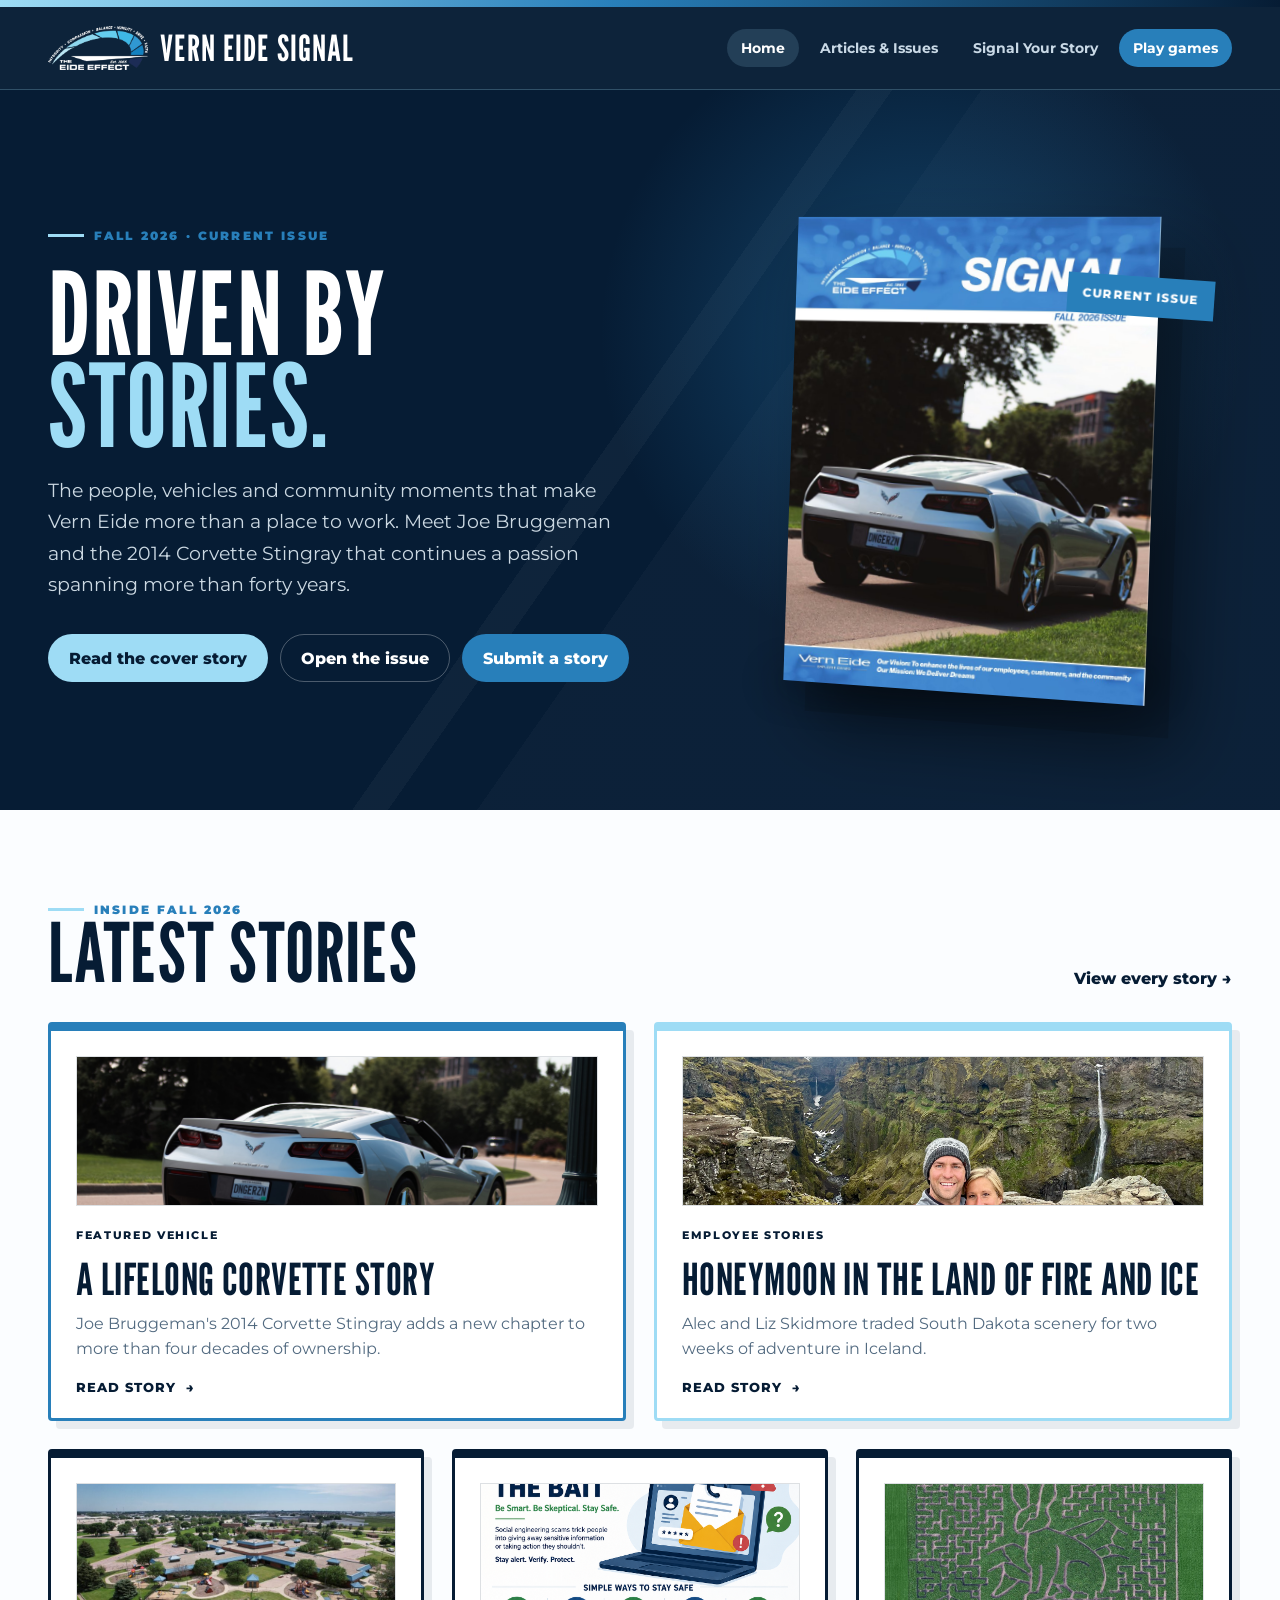
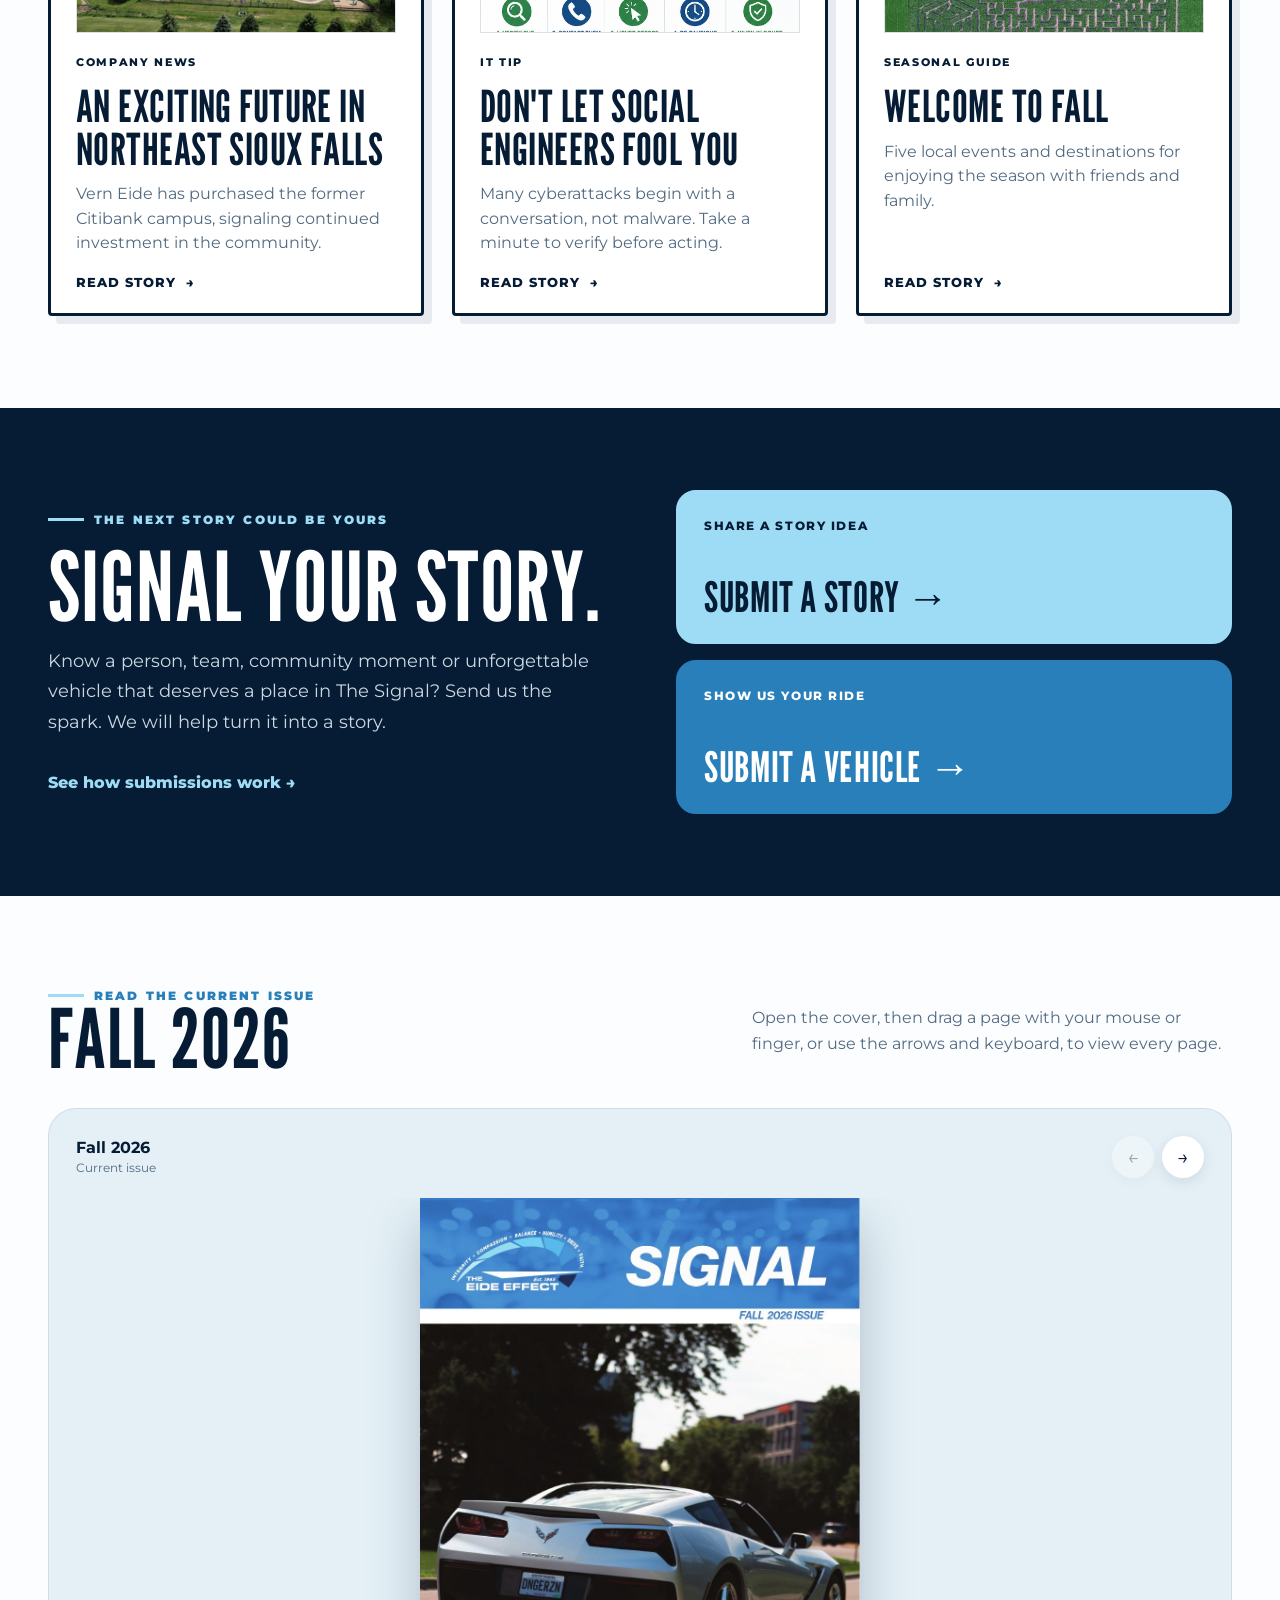
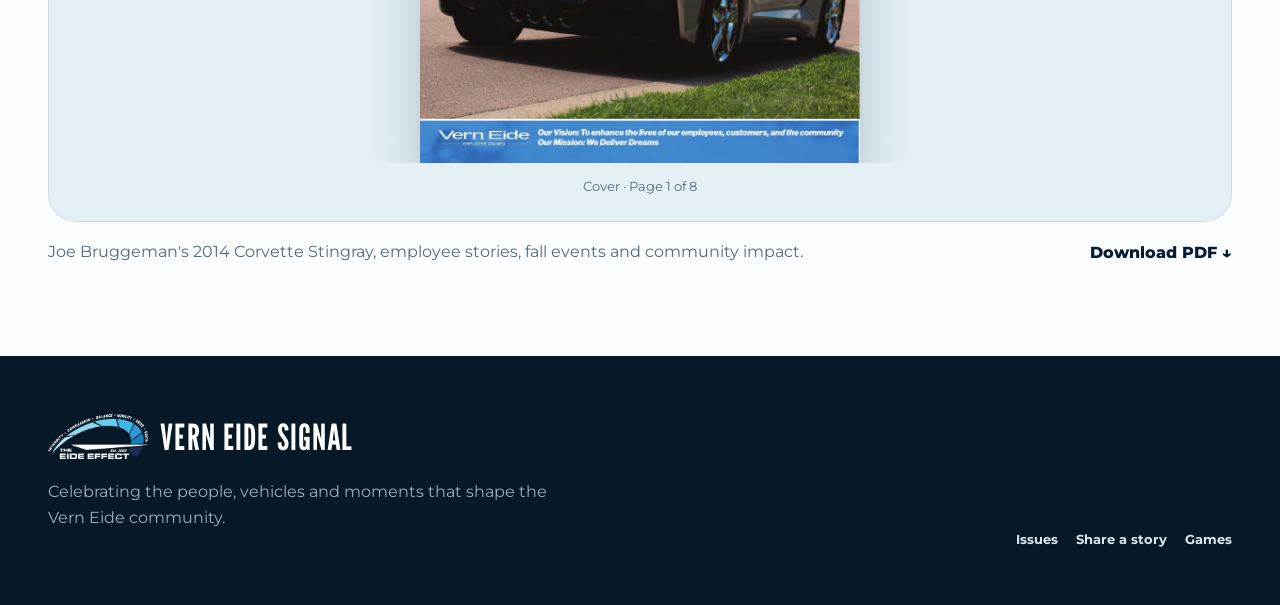
<file: index.html>
<!doctype html><html lang="en"><head><meta charset="utf-8"><meta name="viewport" content="width=device-width,initial-scale=1"><meta name="description" content="Vern Eide Signal - stories, people and daily games from Vern Eide."><title>Vern Eide Signal</title><link rel="stylesheet" href="css/site.css"></head>
<body><div class="site-shell"><div class="topline"></div><header class="site-header"><div class="nav-wrap"><a class="brand" href="./" aria-label="Vern Eide Signal home"><img class="brand-logo" src="assets/images/eide-effect-logo.png" alt="The Eide Effect"><span class="brand-word">Vern Eide Signal</span></a><button class="menu-button" aria-label="Open menu" aria-expanded="false">☰</button><nav class="site-nav" aria-label="Primary"><a href="./" aria-current="page">Home</a><a href="articles/">Articles &amp; Issues</a><a href="signal-your-story/">Signal Your Story</a><a href="games/" class="nav-games">Play games</a></nav></div></header>
<main><section class="hero"><div class="hero-inner"><div><div class="eyebrow">Fall 2026 · Current issue</div><h1>Driven by <em>stories.</em></h1><p class="hero-copy">The people, vehicles and community moments that make Vern Eide more than a place to work. Meet Joe Bruggeman and the 2014 Corvette Stingray that continues a passion spanning more than forty years.</p><div class="button-row"><button class="button button-primary" data-article="joe-corvette">Read the cover story</button><a class="button button-secondary" href="#current-issue">Open the issue</a><a class="button button-story" href="signal-your-story/">Submit a story</a></div></div><a class="cover-stage" href="#current-issue" aria-label="Open the current Fall 2026 issue"><span class="issue-tab">Current issue</span><img class="issue-cover" src="assets/pages/fall26/page-1.jpg" alt="Cover of Vern Eide Signal, Fall 2026"></a></div></section>
<section class="section"><div class="section-head"><div><div class="eyebrow">Inside Fall 2026</div><h2 class="section-title">Latest stories</h2></div><a class="text-link" href="articles/">View every story &rarr;</a></div><div class="article-grid" data-article-grid data-limit="5"></div></section>
<section class="story-callout"><div class="story-callout-inner"><div class="story-callout-copy"><div class="eyebrow">The next story could be yours</div><h2>Signal your story.</h2><p>Know a person, team, community moment or unforgettable vehicle that deserves a place in The Signal? Send us the spark. We will help turn it into a story.</p><a class="text-link" href="signal-your-story/">See how submissions work &rarr;</a></div><div class="story-callout-actions"><a class="story-action story-action-primary" href="mailto:vvinewsletters@gmail.com?subject=Signal%20story%20idea&amp;body=Name%3A%0ADealership%20or%20department%3A%0AStory%20idea%3A"><span>Share a story idea</span><strong>Submit a story &rarr;</strong></a><a class="story-action story-action-secondary" href="https://docs.google.com/forms/d/e/1FAIpQLSchF0jBpURa2YtXoCJPBEZLDNKrcxHf_GjSnQ3JJcbVLyBfLQ/viewform?usp=header" target="_blank" rel="noopener noreferrer external"><span>Show us your ride</span><strong>Submit a vehicle &rarr;</strong></a></div></div></section>
<section class="section current-reader" id="current-issue"><div class="section-head"><div><div class="eyebrow">Read the current issue</div><h2 class="section-title">Fall 2026</h2></div><p class="section-intro">Open the cover, then drag a page with your mouse or finger, or use the arrows and keyboard, to view every page.</p></div><div class="archive-layout current-issue-layout"><aside class="issue-list" id="issueList" data-current-only="true" aria-label="Current issue"></aside><div><div class="reader"><div class="reader-mobile-tools"><label class="issue-select-wrap" for="issueSelect">Issue<select id="issueSelect" aria-label="Select an issue"></select></label><button id="readerViewToggle" type="button" aria-pressed="false">View full spread</button></div><div class="reader-top"><div class="reader-title"><strong id="readerTitle"></strong><span id="readerSubtitle"></span></div><div class="reader-actions"><button id="prevPage" aria-label="Previous page">←</button><button id="nextPage" aria-label="Next page">→</button></div></div><div class="book-stage"><div class="book cover" id="book" role="group" aria-label="Interactive issue reader. Drag left or right to turn pages."><img class="book-page book-page-left" id="readerPageLeft" alt=""><img class="book-page book-page-right" id="readerPageRight" alt=""></div></div><div class="page-count" id="pageCount"></div></div><div class="issue-note"><p id="issueNote"></p><a class="download-link" id="issueDownload" download>Download PDF ↓</a></div></div></div></section></main>
<footer class="site-footer"><div class="footer-inner"><div><a class="brand" href="./"><img class="brand-logo" src="assets/images/eide-effect-logo.png" alt="The Eide Effect"><span class="brand-word">Vern Eide Signal</span></a><p>Celebrating the people, vehicles and moments that shape the Vern Eide community.</p></div><div class="footer-links"><a href="articles/">Issues</a><a href="signal-your-story/">Share a story</a><a href="games/">Games</a></div></div></footer></div>
<div class="article-modal" id="articleModal" aria-hidden="true"><div class="modal-scrim" data-close-modal></div><article class="article-sheet" role="dialog" aria-modal="true" aria-labelledby="articleTitle"><button class="modal-close" data-close-modal aria-label="Close article">×</button><div id="articleContent"></div></article></div><script src="js/content.js"></script><script src="js/site.js"></script><script src="js/reader.js"></script></body></html>
</file>
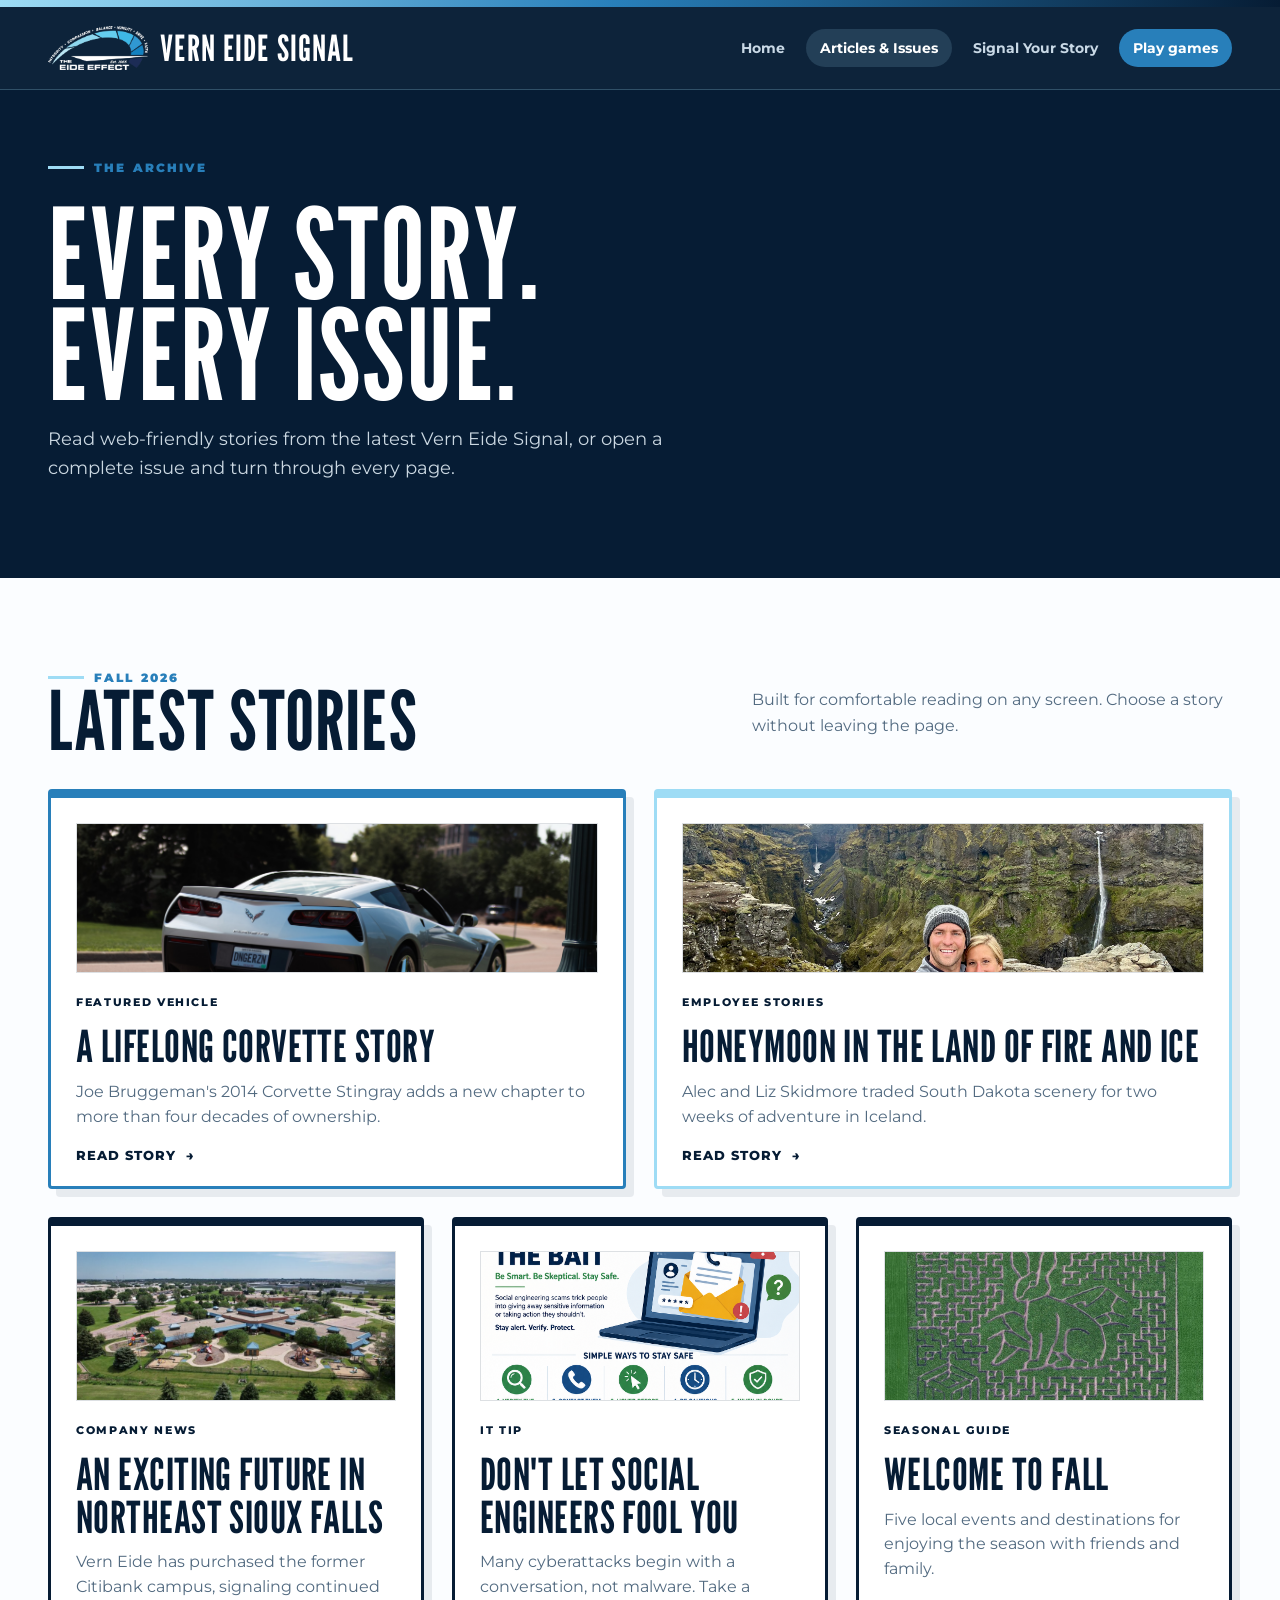
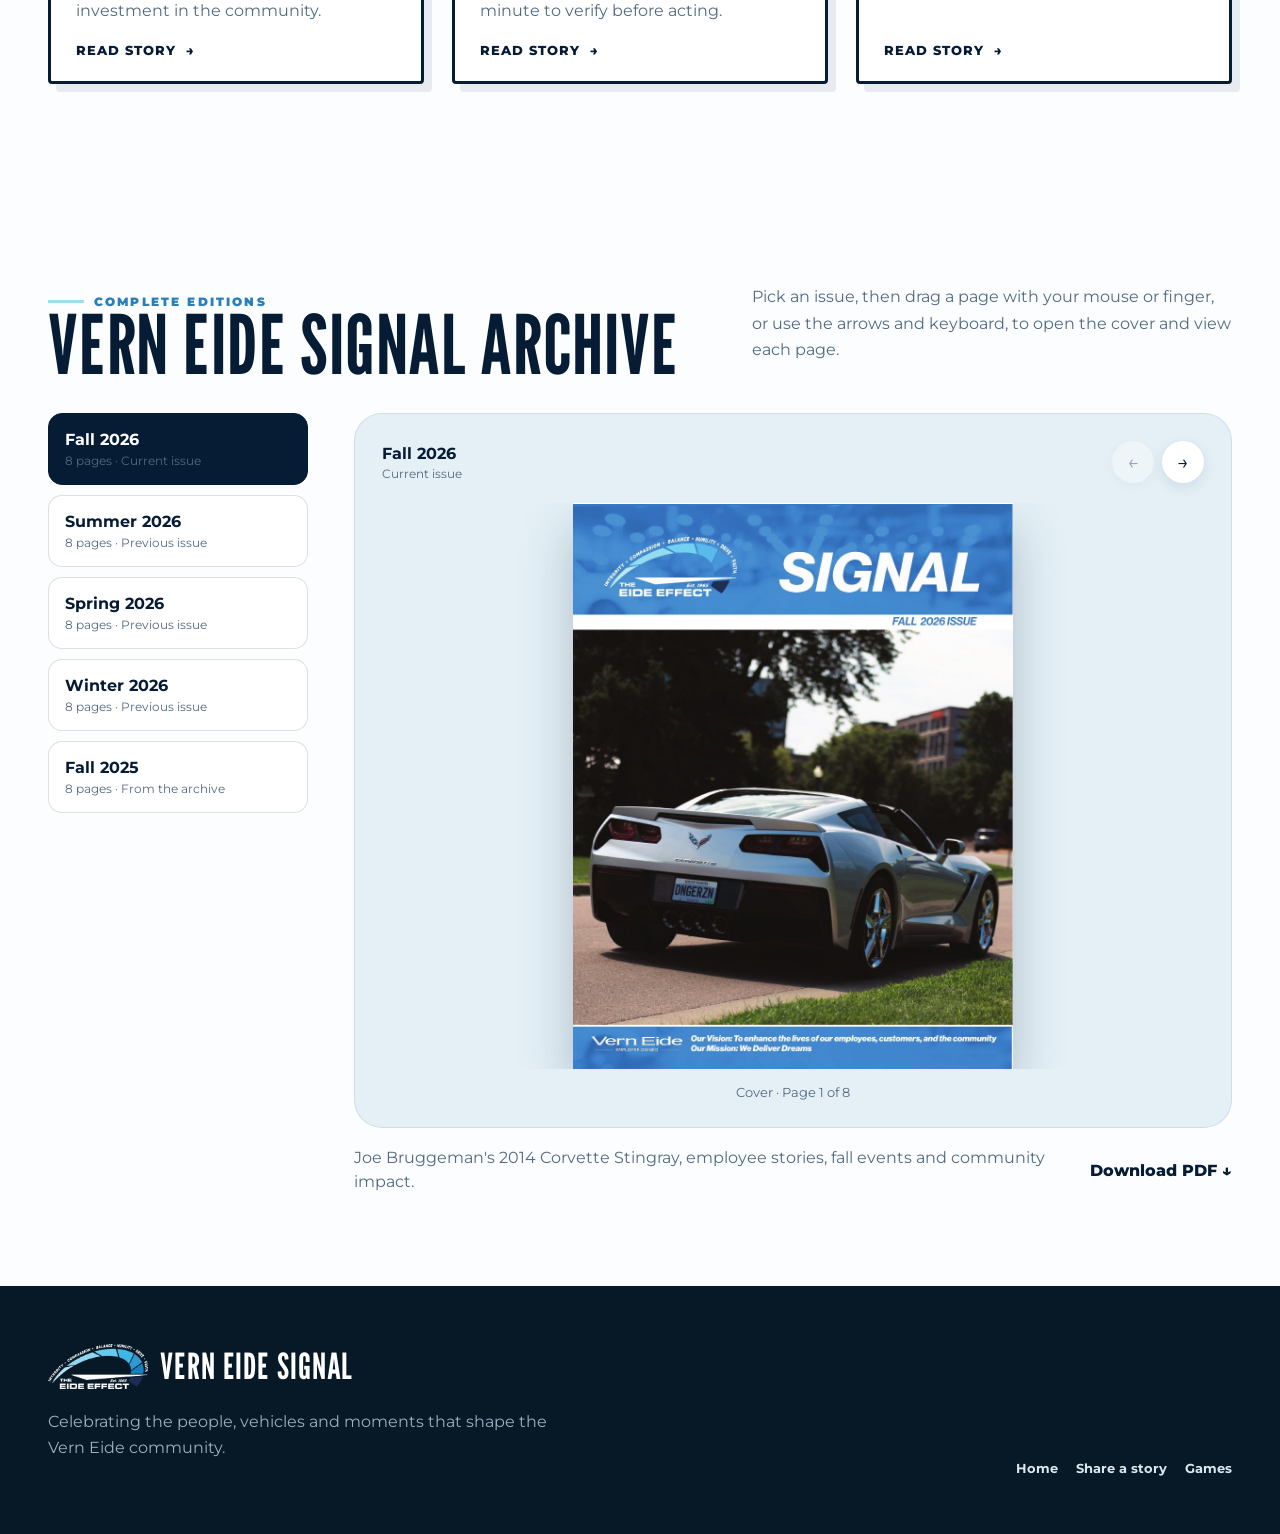
<file: articles/index.html>
<!doctype html><html lang="en"><head><meta charset="utf-8"><meta name="viewport" content="width=device-width,initial-scale=1"><base href="../"><meta name="description" content="Read stories and browse previous issues of Vern Eide Signal."><title>Articles &amp; Issues | Vern Eide Signal</title><link rel="stylesheet" href="css/site.css"></head>
<body><div class="site-shell"><div class="topline"></div><header class="site-header"><div class="nav-wrap"><a class="brand" href="./"><img class="brand-logo" src="assets/images/eide-effect-logo.png" alt="The Eide Effect"><span class="brand-word">Vern Eide Signal</span></a><button class="menu-button" aria-label="Open menu" aria-expanded="false">☰</button><nav class="site-nav" aria-label="Primary"><a href="./">Home</a><a href="articles/" aria-current="page">Articles &amp; Issues</a><a href="signal-your-story/">Signal Your Story</a><a href="games/" class="nav-games">Play games</a></nav></div></header>
<main><section class="page-hero"><div class="page-hero-inner"><div class="eyebrow">The archive</div><h1>Every story.<br>Every issue.</h1><p>Read web-friendly stories from the latest Vern Eide Signal, or open a complete issue and turn through every page.</p></div></section>
<section class="section"><div class="section-head"><div><div class="eyebrow">Fall 2026</div><h2 class="section-title">Latest stories</h2></div><p class="section-intro">Built for comfortable reading on any screen. Choose a story without leaving the page.</p></div><div class="article-grid" data-article-grid></div></section>
<section class="section" id="reader"><div class="section-head"><div><div class="eyebrow">Complete editions</div><h2 class="section-title">Vern Eide Signal archive</h2></div><p class="section-intro">Pick an issue, then drag a page with your mouse or finger, or use the arrows and keyboard, to open the cover and view each page.</p></div><div class="archive-layout"><aside class="issue-list" id="issueList" aria-label="Select an issue"></aside><div><div class="reader"><div class="reader-mobile-tools"><label class="issue-select-wrap" for="issueSelect">Issue<select id="issueSelect" aria-label="Select an issue"></select></label><button id="readerViewToggle" type="button" aria-pressed="false">View full spread</button></div><div class="reader-top"><div class="reader-title"><strong id="readerTitle"></strong><span id="readerSubtitle"></span></div><div class="reader-actions"><button id="prevPage" aria-label="Previous page">←</button><button id="nextPage" aria-label="Next page">→</button></div></div><div class="book-stage"><div class="book cover" id="book" role="group" aria-label="Interactive issue reader. Drag left or right to turn pages."><img class="book-page book-page-left" id="readerPageLeft" alt=""><img class="book-page book-page-right" id="readerPageRight" alt=""></div></div><div class="page-count" id="pageCount"></div></div><div class="issue-note"><p id="issueNote"></p><a class="download-link" id="issueDownload" download>Download PDF ↓</a></div></div></div></section></main>
<footer class="site-footer"><div class="footer-inner"><div><a class="brand" href="./"><img class="brand-logo" src="assets/images/eide-effect-logo.png" alt="The Eide Effect"><span class="brand-word">Vern Eide Signal</span></a><p>Celebrating the people, vehicles and moments that shape the Vern Eide community.</p></div><div class="footer-links"><a href="./">Home</a><a href="signal-your-story/">Share a story</a><a href="games/">Games</a></div></div></footer></div>
<div class="article-modal" id="articleModal" aria-hidden="true"><div class="modal-scrim" data-close-modal></div><article class="article-sheet" role="dialog" aria-modal="true" aria-labelledby="articleTitle"><button class="modal-close" data-close-modal aria-label="Close article">×</button><div id="articleContent"></div></article></div><script src="js/content.js"></script><script src="js/site.js"></script><script src="js/reader.js"></script></body></html>
</file>
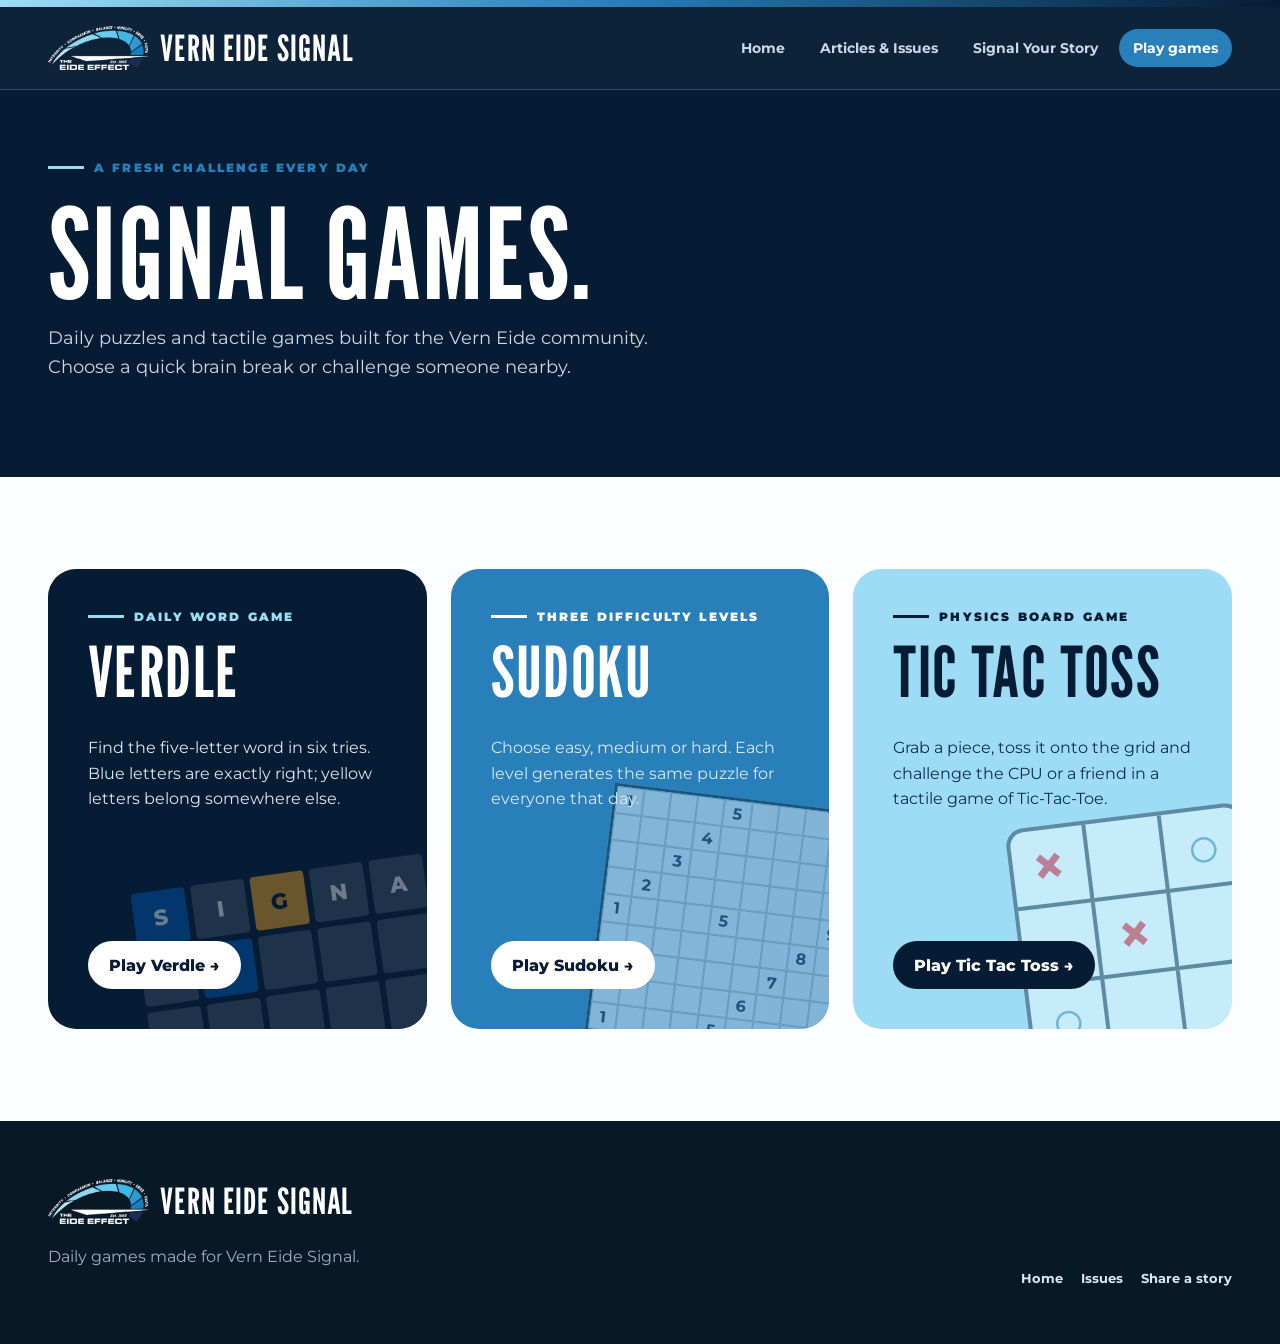
<file: games/index.html>
<!doctype html><html lang="en"><head><meta charset="utf-8"><meta name="viewport" content="width=device-width,initial-scale=1"><base href="../"><meta name="description" content="Play Verdle, Sudoku and Tic Tac Toss from Vern Eide Signal."><title>Games | Vern Eide Signal</title><link rel="stylesheet" href="css/site.css"></head>
<body><div class="site-shell"><div class="topline"></div><header class="site-header"><div class="nav-wrap"><a class="brand" href="./"><img class="brand-logo" src="assets/images/eide-effect-logo.png" alt="The Eide Effect"><span class="brand-word">Vern Eide Signal</span></a><button class="menu-button" aria-label="Open menu" aria-expanded="false">☰</button><nav class="site-nav" aria-label="Primary"><a href="./">Home</a><a href="articles/">Articles &amp; Issues</a><a href="signal-your-story/">Signal Your Story</a><a href="games/" class="nav-games" aria-current="page">Play games</a></nav></div></header>
<main><section class="page-hero"><div class="page-hero-inner"><div class="eyebrow">A fresh challenge every day</div><h1>Signal Games.</h1><p>Daily puzzles and tactile games built for the Vern Eide community. Choose a quick brain break or challenge someone nearby.</p></div></section><section class="section"><div class="game-feature-grid"><article class="game-feature verdle" data-game-href="games/verdle/" tabindex="0"><div class="eyebrow">Daily word game</div><h2>Verdle</h2><p>Find the five-letter word in six tries. Blue letters are exactly right; yellow letters belong somewhere else.</p><a class="button" href="games/verdle/">Play Verdle &rarr;</a><div class="tile-art" aria-hidden="true"><span class="blue">S</span><span>I</span><span class="yellow">G</span><span>N</span><span>A</span><span></span><span class="blue">I</span><span></span><span></span><span></span><span></span><span></span><span></span><span></span><span></span></div></article><article class="game-feature sudoku" data-game-href="games/sudoku/" tabindex="0"><div class="eyebrow">Three difficulty levels</div><h2>Sudoku</h2><p>Choose easy, medium or hard. Each level generates the same puzzle for everyone that day.</p><a class="button" href="games/sudoku/">Play Sudoku &rarr;</a><div class="sudoku-art" aria-hidden="true"></div></article><article class="game-feature toss" data-game-href="games/tic-tac-toss/" tabindex="0"><div class="eyebrow">Physics board game</div><h2>Tic Tac Toss</h2><p>Grab a piece, toss it onto the grid and challenge the CPU or a friend in a tactile game of Tic-Tac-Toe.</p><a class="button" href="games/tic-tac-toss/">Play Tic Tac Toss &rarr;</a><div class="toss-art" aria-hidden="true"><span class="x">×</span><span></span><span class="o">○</span><span></span><span class="x">×</span><span></span><span class="o">○</span><span></span><span></span></div></article></div></section></main>
<footer class="site-footer"><div class="footer-inner"><div><a class="brand" href="./"><img class="brand-logo" src="assets/images/eide-effect-logo.png" alt="The Eide Effect"><span class="brand-word">Vern Eide Signal</span></a><p>Daily games made for Vern Eide Signal.</p></div><div class="footer-links"><a href="./">Home</a><a href="articles/">Issues</a><a href="signal-your-story/">Share a story</a></div></div></footer></div><script src="js/content.js"></script><script src="js/site.js"></script><script>document.querySelector('.sudoku-art').innerHTML=Array.from({length:81},(_,i)=>`<span>${[0,4,8,12,20,28,36,40,44,52,60,68,72,76,80].includes(i)?(i%9)+1:''}</span>`).join('')</script></body></html>
</file>
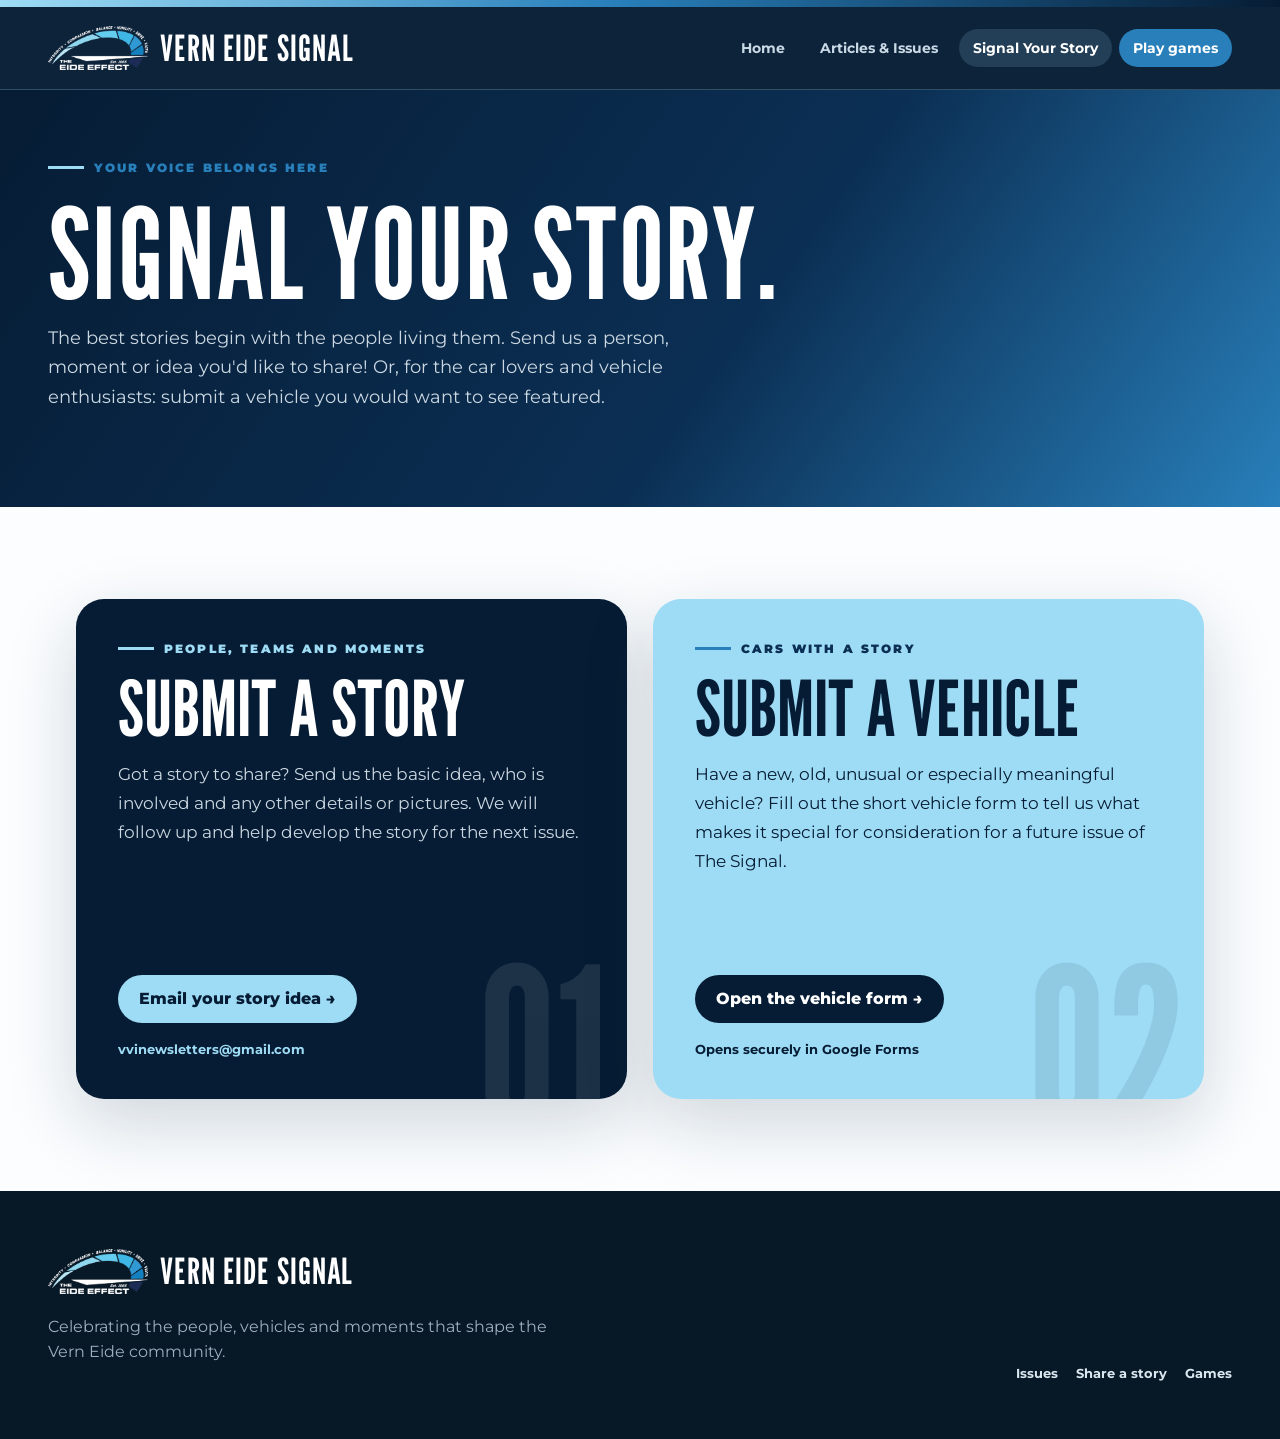
<file: signal-your-story/index.html>
<!doctype html>
<html lang="en">
<head>
  <meta charset="utf-8">
  <meta name="viewport" content="width=device-width,initial-scale=1">
  <base href="../">
  <meta name="description" content="Share a story idea or submit a vehicle for a future issue of Vern Eide Signal.">
  <title>Signal Your Story | Vern Eide Signal</title>
  <link rel="stylesheet" href="css/site.css">
</head>
<body>
  <div class="site-shell">
    <div class="topline"></div>
    <header class="site-header">
      <div class="nav-wrap">
        <a class="brand" href="./" aria-label="Vern Eide Signal home"><img class="brand-logo" src="assets/images/eide-effect-logo.png" alt="The Eide Effect"><span class="brand-word">Vern Eide Signal</span></a>
        <button class="menu-button" aria-label="Open menu" aria-expanded="false">☰</button>
        <nav class="site-nav" aria-label="Primary"><a href="./">Home</a><a href="articles/">Articles &amp; Issues</a><a href="signal-your-story/" aria-current="page">Signal Your Story</a><a href="games/" class="nav-games">Play games</a></nav>
      </div>
    </header>

    <main>
      <section class="page-hero story-page-hero">
        <div class="page-hero-inner">
          <div class="eyebrow">Your voice belongs here</div>
          <h1>Signal your story.</h1>
          <p>The best stories begin with the people living them. Send us a person, moment or idea you'd like to share! Or, for the car lovers and vehicle enthusiasts: submit a vehicle you would want to see featured.</p>
        </div>
      </section>

      <section class="section submission-section">
        <div class="submission-grid">
          <article class="submission-card story-submission" data-submission-href="mailto:vvinewsletters@gmail.com?subject=Signal%20story%20idea&amp;body=Name%3A%0ADealership%20or%20department%3A%0AStory%20idea%3A">
            <span class="submission-number" aria-hidden="true">01</span>
            <div class="eyebrow">People, teams and moments</div>
            <h2>Submit a story</h2>
            <p>Got a story to share? Send us the basic idea, who is involved and any other details or pictures. We will follow up and help develop the story for the next issue.</p>
            <a class="button submission-button" href="mailto:vvinewsletters@gmail.com?subject=Signal%20story%20idea&amp;body=Name%3A%0ADealership%20or%20department%3A%0AStory%20idea%3A">Email your story idea &rarr;</a>
            <a class="submission-address" href="mailto:vvinewsletters@gmail.com">vvinewsletters@gmail.com</a>
          </article>

          <article class="submission-card vehicle-submission" data-submission-href="https://docs.google.com/forms/d/e/1FAIpQLSchF0jBpURa2YtXoCJPBEZLDNKrcxHf_GjSnQ3JJcbVLyBfLQ/viewform?usp=header" data-submission-external="true">
            <span class="submission-number" aria-hidden="true">02</span>
            <div class="eyebrow">Cars with a story</div>
            <h2>Submit a vehicle</h2>
            <p>Have a new, old, unusual or especially meaningful vehicle? Fill out the short vehicle form to tell us what makes it special for consideration for a future issue of The Signal.</p>
            <a class="button submission-button" href="https://docs.google.com/forms/d/e/1FAIpQLSchF0jBpURa2YtXoCJPBEZLDNKrcxHf_GjSnQ3JJcbVLyBfLQ/viewform?usp=header" target="_blank" rel="noopener noreferrer external">Open the vehicle form &rarr;</a>
            <span class="submission-address">Opens securely in Google Forms</span>
          </article>
        </div>

      </section>
    </main>

    <footer class="site-footer"><div class="footer-inner"><div><a class="brand" href="./"><img class="brand-logo" src="assets/images/eide-effect-logo.png" alt="The Eide Effect"><span class="brand-word">Vern Eide Signal</span></a><p>Celebrating the people, vehicles and moments that shape the Vern Eide community.</p></div><div class="footer-links"><a href="articles/">Issues</a><a href="signal-your-story/">Share a story</a><a href="games/">Games</a></div></div></footer>
  </div>
  <script src="js/content.js"></script>
  <script src="js/site.js"></script>
</body>
</html>
</file>
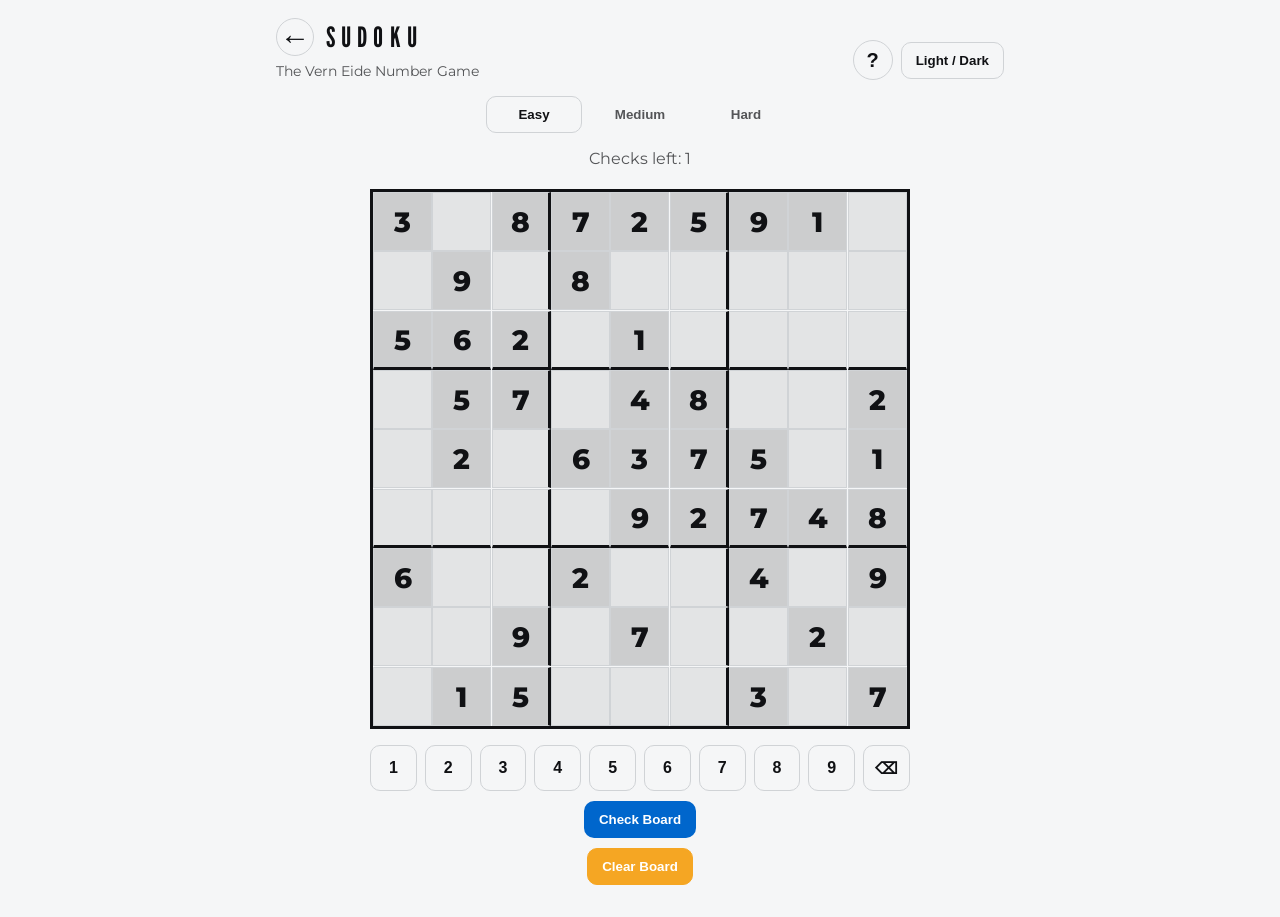
<file: games/sudoku/index.html>
<!DOCTYPE html>
<html lang="en" data-theme="light">
<head>
  <meta charset="UTF-8" />
  <meta name="viewport" content="width=device-width, initial-scale=1" />
  <title>Sudoku | Vern Eide Signal</title>
  <script>
    (() => {
      const theme = localStorage.getItem("signalGamesTheme") || "light";
      document.documentElement.setAttribute("data-theme", theme === "light" ? "light" : "dark");
    })();
  </script>
  <link rel="stylesheet" href="../shared/css/site.css?v=3" />
  <link rel="stylesheet" href="./styles.css" />
</head>
<body data-page="sudoku">
  <header class="topbar">
    <div class="brand">
      <div class="game-title-line"><a class="game-back" href="../" aria-label="Back to games" data-no-transition>←<span class="sr-only">Back to games</span></a><h1>SUDOKU</h1></div>
      <p>The Vern Eide Number Game</p>
    </div>

    <div class="topbar-actions">
      <button id="helpBtn" class="icon-btn" type="button" aria-label="How to play">
        ?
      </button>
      <button id="themeToggle" class="btn btn-secondary" type="button" aria-label="Toggle theme">
        Light / Dark
      </button>
    </div>
  </header>

  <main class="sudoku-wrap">
    <section class="sudoku-panel">
      <div class="sudoku-toolbar">
        <button class="difficulty-btn btn btn-secondary active" data-difficulty="easy">Easy</button>
        <button class="difficulty-btn btn btn-secondary" data-difficulty="medium">Medium</button>
        <button class="difficulty-btn btn btn-secondary" data-difficulty="hard">Hard</button>
      </div>

      <div class="sudoku-meta">
        <div id="checkInfo" class="check-info">Checks left: 1</div>
      </div>

      <div id="sudokuBoard" class="sudoku-board" aria-label="Sudoku board"></div>

      <div class="sudoku-actions">
        <div id="numberTray" class="number-tray" aria-label="Number controls">
          <button class="tray-num btn btn-secondary" type="button" data-number="1">1</button>
          <button class="tray-num btn btn-secondary" type="button" data-number="2">2</button>
          <button class="tray-num btn btn-secondary" type="button" data-number="3">3</button>
          <button class="tray-num btn btn-secondary" type="button" data-number="4">4</button>
          <button class="tray-num btn btn-secondary" type="button" data-number="5">5</button>
          <button class="tray-num btn btn-secondary" type="button" data-number="6">6</button>
          <button class="tray-num btn btn-secondary" type="button" data-number="7">7</button>
          <button class="tray-num btn btn-secondary" type="button" data-number="8">8</button>
          <button class="tray-num btn btn-secondary" type="button" data-number="9">9</button>
          <button id="deleteBtn" class="tray-num btn btn-secondary" type="button" aria-label="Delete one cell">⌫</button>
        </div>
        <button id="checkBtn" class="btn" type="button">Check Board</button>
        <button id="clearBtn" class="btn btn-warning" type="button">Clear Board</button>
        <button id="shareBtn" class="btn btn-secondary" type="button" style="display:none;">Share</button>
      </div>
    </section>
  </main>

   <!-- Help Modal -->
   <div id="helpModal" class="modal hidden" aria-hidden="true">
    <div class="modal-backdrop" id="modalBackdrop"></div>

    <div class="modal-card" role="dialog" aria-modal="true" aria-labelledby="helpTitle">
      <button id="closeHelpBtn" class="modal-close" type="button" aria-label="Close help">
        ×
      </button>

      <h2 id="helpTitle">How to Play Sudoku</h2>

      <p>
        Fill the grid so that every <strong>row</strong>, every <strong>column</strong>, and every
        <strong>3×3 box</strong> contains the numbers <strong>1 through 9</strong>.
      </p>

      <div class="help-example-sudoku">
        <div class="help-sudoku-grid">
          <div class="help-sudoku-cell given">5</div>
          <div class="help-sudoku-cell"></div>
          <div class="help-sudoku-cell given">8</div>
          <div class="help-sudoku-cell user">3</div>
          <div class="help-sudoku-cell given">2</div>
          <div class="help-sudoku-cell"></div>
          <div class="help-sudoku-cell given">7</div>
          <div class="help-sudoku-cell"></div>
          <div class="help-sudoku-cell given">1</div>
        </div>
      </div>

      <p>
        Tap or click a blank square, then enter a number from <strong>1–9</strong>.
      </p>
      <p>
        Use <strong>Check Board</strong> to verify your entries. Easy allows <strong>1</strong> check,
        Medium allows <strong>2</strong>, and Hard allows <strong>3</strong>.
      </p>
      <p>
        Use <strong>Clear Board</strong> to erase all of your entered numbers and start that day’s puzzle over.
      </p>

      <div class="modal-credit">
        <p>Made for the Vern Eide Signal</p>
        <p>Developed by Tristan Lake</p>
      </div>
    </div>
  </div>

  <script src="../shared/js/include.js?v=4" defer></script>
  <script src="./app.js" defer></script>
</body>
</html>
</file>
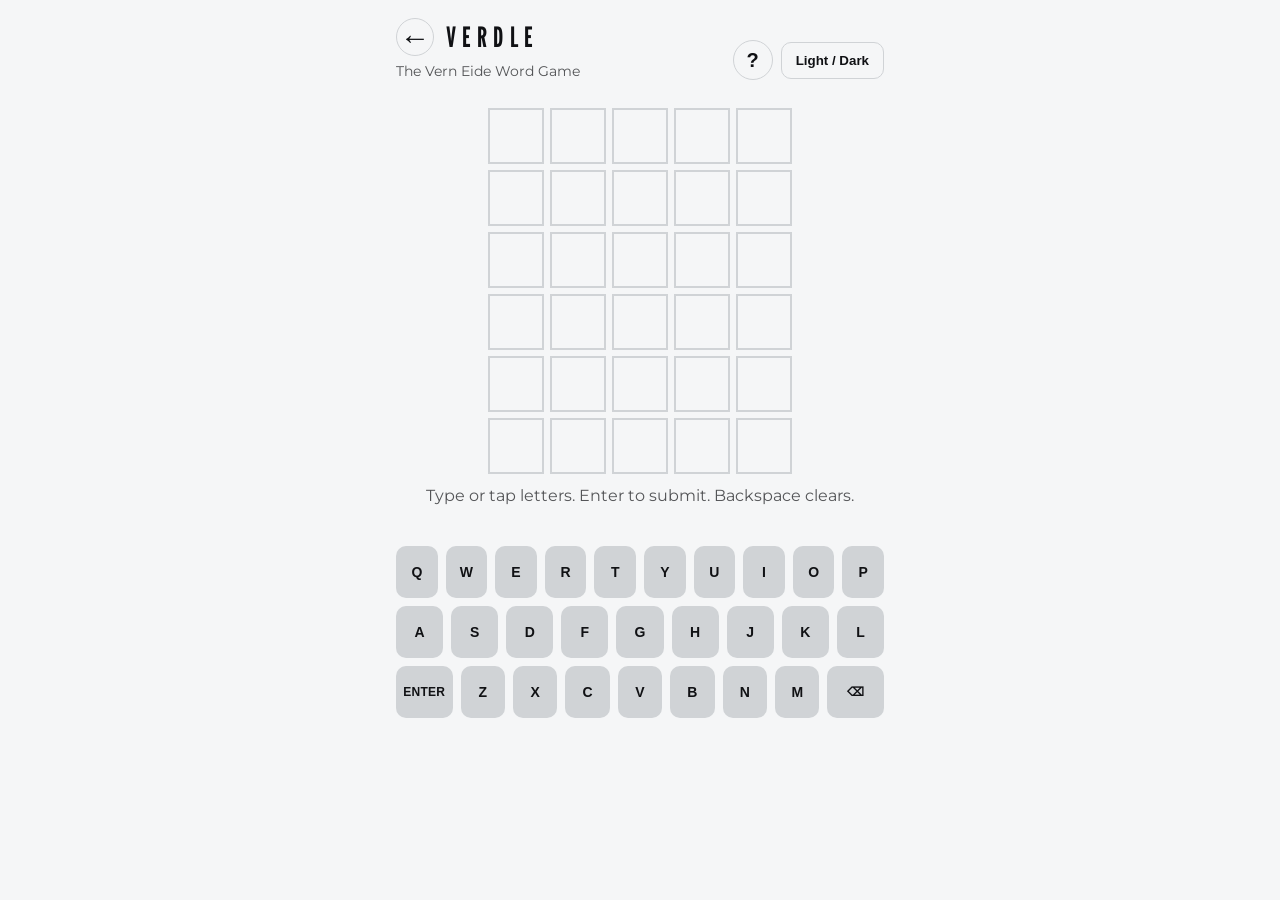
<file: games/verdle/index.html>
<!DOCTYPE html>
<html lang="en" data-theme="light">
<head>
  <meta charset="UTF-8" />
  <meta name="viewport" content="width=device-width, initial-scale=1" />
  <title>VERDLE | Vern Eide Signal</title>
  <script>
    (() => {
      const theme = localStorage.getItem("signalGamesTheme") || "light";
      document.documentElement.setAttribute("data-theme", theme === "light" ? "light" : "dark");
    })();
  </script>
  <link rel="stylesheet" href="../shared/css/site.css?v=3" />
  <link rel="stylesheet" href="./styles.css" />
</head>

<body data-page="verdle">
  <header class="topbar">
    <div class="brand">
      <div class="game-title-line"><a class="game-back" href="../" aria-label="Back to games" data-no-transition>←<span class="sr-only">Back to games</span></a><h1>VERDLE</h1></div>
      <p>The Vern Eide Word Game</p>
    </div>

    <div class="topbar-actions">
      <button id="helpBtn" class="icon-btn" type="button" aria-label="How to play">
        ?
      </button>

      <button id="shareBtn" class="btn btn-secondary" type="button" aria-label="Share results" style="display:none;">
        Share
      </button>

      <button id="themeToggle" class="btn btn-secondary" type="button" aria-label="Toggle theme">
        Light / Dark
      </button>
    </div>
  </header>

  <main class="wrap">
    <section id="board" class="board" aria-label="Game board">
      <div class="row">
        <div class="tile" id="tile-0-0"></div><div class="tile" id="tile-0-1"></div><div class="tile" id="tile-0-2"></div><div class="tile" id="tile-0-3"></div><div class="tile" id="tile-0-4"></div>
      </div>
      <div class="row">
        <div class="tile" id="tile-1-0"></div><div class="tile" id="tile-1-1"></div><div class="tile" id="tile-1-2"></div><div class="tile" id="tile-1-3"></div><div class="tile" id="tile-1-4"></div>
      </div>
      <div class="row">
        <div class="tile" id="tile-2-0"></div><div class="tile" id="tile-2-1"></div><div class="tile" id="tile-2-2"></div><div class="tile" id="tile-2-3"></div><div class="tile" id="tile-2-4"></div>
      </div>
      <div class="row">
        <div class="tile" id="tile-3-0"></div><div class="tile" id="tile-3-1"></div><div class="tile" id="tile-3-2"></div><div class="tile" id="tile-3-3"></div><div class="tile" id="tile-3-4"></div>
      </div>
      <div class="row">
        <div class="tile" id="tile-4-0"></div><div class="tile" id="tile-4-1"></div><div class="tile" id="tile-4-2"></div><div class="tile" id="tile-4-3"></div><div class="tile" id="tile-4-4"></div>
      </div>
      <div class="row">
        <div class="tile" id="tile-5-0"></div><div class="tile" id="tile-5-1"></div><div class="tile" id="tile-5-2"></div><div class="tile" id="tile-5-3"></div><div class="tile" id="tile-5-4"></div>
      </div>
    </section>

    <section class="below">
      <div id="message" class="message" role="status" aria-live="polite"></div>

      <section class="keyboard-wrap" aria-label="On-screen keyboard">
        <div id="keyboard" class="keyboard"></div>
      </section>
    </section>
  </main>

  <div id="helpModal" class="modal hidden" aria-hidden="true">
    <div class="modal-backdrop" id="modalBackdrop"></div>

    <div class="modal-card" role="dialog" aria-modal="true" aria-labelledby="helpTitle">
      <button id="closeHelpBtn" class="modal-close" type="button" aria-label="Close help">
        ×
      </button>

      <h2 id="helpTitle">How to Play VERDLE</h2>

      <p>
        You get <strong>six guesses</strong> to find the correct <strong>five-letter word</strong>.
      </p>

      <div class="help-example" id="helpExample">
        <div class="help-tile" id="helpTile0">C</div>
        <div class="help-tile" id="helpTile1">A</div>
        <div class="help-tile" id="helpTile2">R</div>
      </div>

      <p><strong>Blue</strong> means the correct letter is in the correct place.</p>
      <p><strong>Yellow</strong> means the correct letter is in the word, but in the wrong place.</p>
      <p><strong>Gray</strong> means the letter is not in the word.</p>

      <div class="modal-credit">
        <p>Made for the Vern Eide Signal</p>
        <p>Developed by Tristan Lake</p>
      </div>
    </div>
  </div>

  <script src="../shared/js/include.js?v=4" defer></script>
  <script src="./app.js" defer></script>
</body>
</html>
</file>
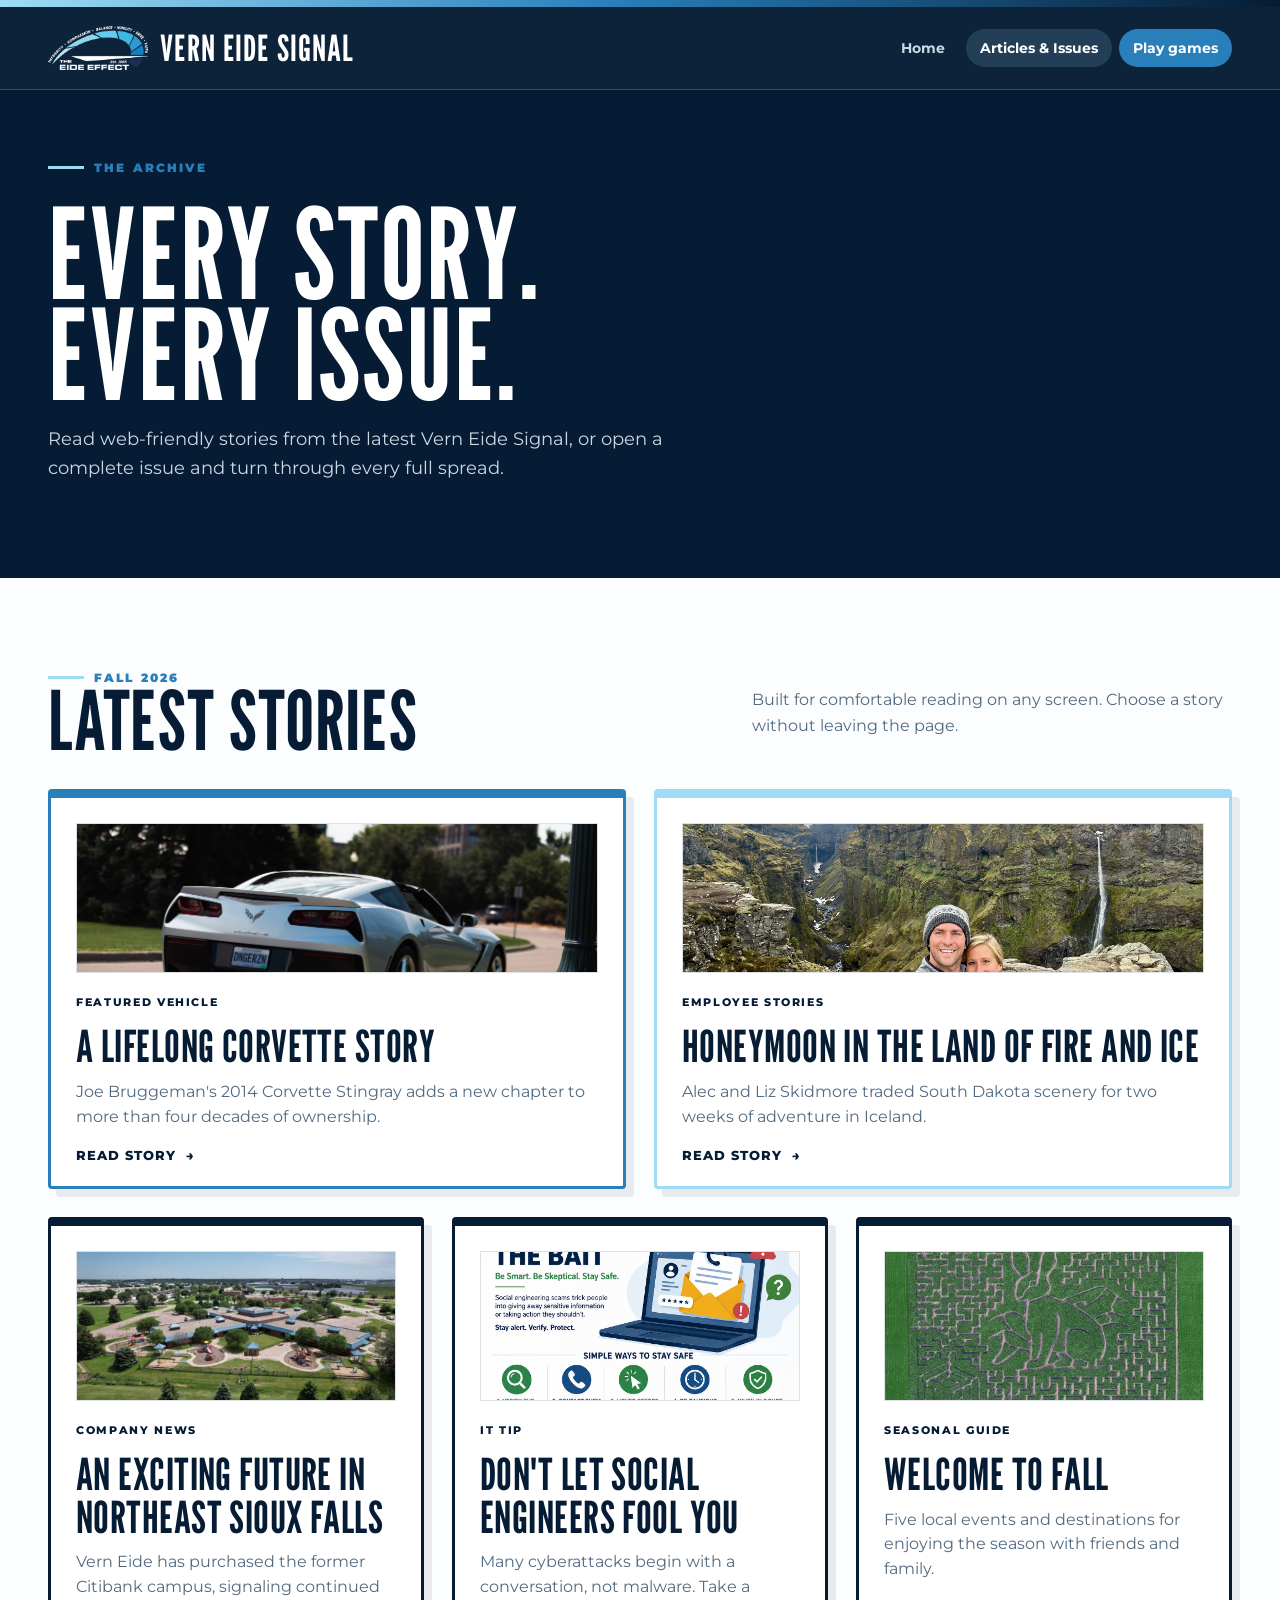
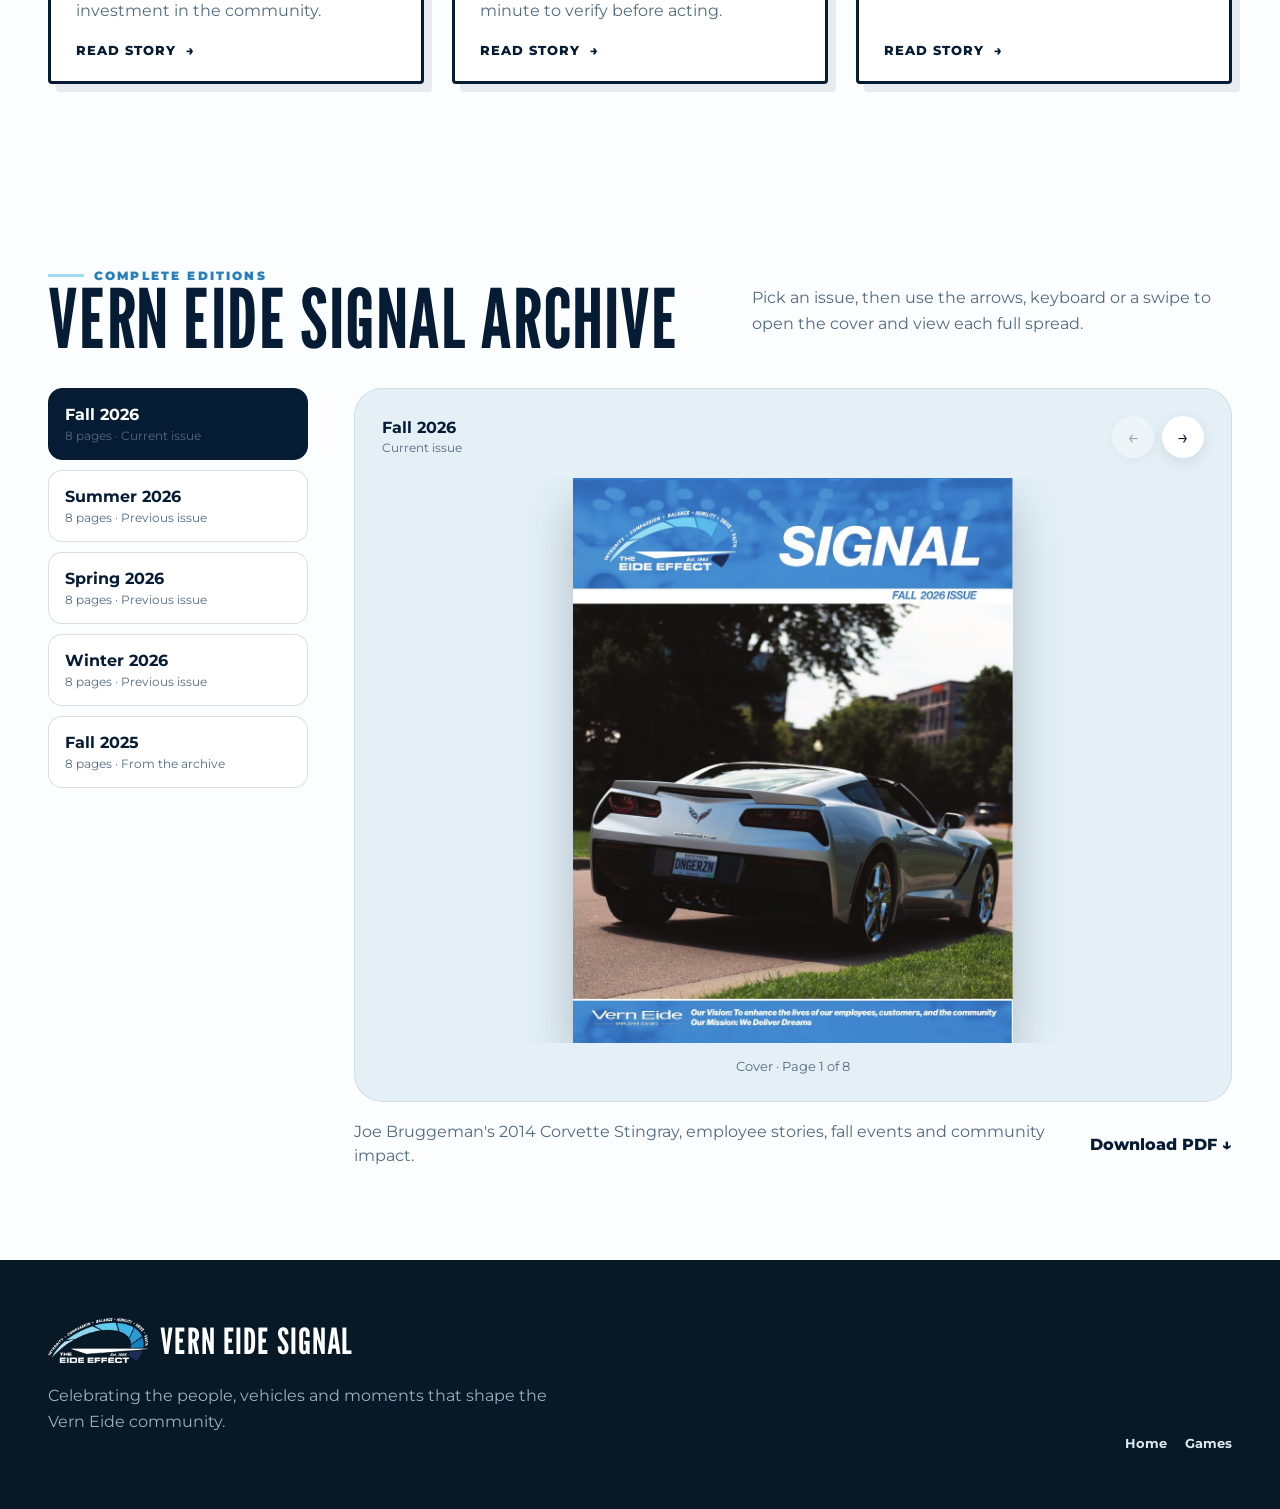
<file: articles.html>
<!doctype html><html lang="en"><head><meta charset="utf-8"><meta name="viewport" content="width=device-width,initial-scale=1"><meta name="description" content="Read stories and browse previous issues of Vern Eide Signal."><title>Articles &amp; Issues | Vern Eide Signal</title><link rel="stylesheet" href="css/site.css"></head>
<body><div class="site-shell"><div class="topline"></div><header class="site-header"><div class="nav-wrap"><a class="brand" href="index.html"><img class="brand-logo" src="assets/images/eide-effect-logo.png" alt="The Eide Effect"><span class="brand-word">Vern Eide Signal</span></a><button class="menu-button" aria-label="Open menu" aria-expanded="false">☰</button><nav class="site-nav" aria-label="Primary"><a href="index.html">Home</a><a href="articles.html" aria-current="page">Articles &amp; Issues</a><a href="games.html" class="nav-games">Play games</a></nav></div></header>
<main><section class="page-hero"><div class="page-hero-inner"><div class="eyebrow">The archive</div><h1>Every story.<br>Every issue.</h1><p>Read web-friendly stories from the latest Vern Eide Signal, or open a complete issue and turn through every full spread.</p></div></section>
<section class="section"><div class="section-head"><div><div class="eyebrow">Fall 2026</div><h2 class="section-title">Latest stories</h2></div><p class="section-intro">Built for comfortable reading on any screen. Choose a story without leaving the page.</p></div><div class="article-grid" data-article-grid></div></section>
<section class="section" id="reader"><div class="section-head"><div><div class="eyebrow">Complete editions</div><h2 class="section-title">Vern Eide Signal archive</h2></div><p class="section-intro">Pick an issue, then use the arrows, keyboard or a swipe to open the cover and view each full spread.</p></div><div class="archive-layout"><aside class="issue-list" id="issueList" aria-label="Select an issue"></aside><div><div class="reader"><div class="reader-top"><div class="reader-title"><strong id="readerTitle"></strong><span id="readerSubtitle"></span></div><div class="reader-actions"><button id="prevPage" aria-label="Previous spread">←</button><button id="nextPage" aria-label="Next spread">→</button></div></div><div class="book-stage"><div class="book cover" id="book"><img class="book-page book-page-left" id="readerPageLeft" alt=""><img class="book-page book-page-right" id="readerPageRight" alt=""></div></div><div class="page-count" id="pageCount"></div></div><div class="issue-note"><p id="issueNote"></p><a class="download-link" id="issueDownload" download>Download PDF ↓</a></div></div></div></section></main>
<footer class="site-footer"><div class="footer-inner"><div><a class="brand" href="index.html"><img class="brand-logo" src="assets/images/eide-effect-logo.png" alt="The Eide Effect"><span class="brand-word">Vern Eide Signal</span></a><p>Celebrating the people, vehicles and moments that shape the Vern Eide community.</p></div><div class="footer-links"><a href="index.html">Home</a><a href="games.html">Games</a></div></div></footer></div>
<div class="article-modal" id="articleModal" aria-hidden="true"><div class="modal-scrim" data-close-modal></div><article class="article-sheet" role="dialog" aria-modal="true" aria-labelledby="articleTitle"><button class="modal-close" data-close-modal aria-label="Close article">×</button><div id="articleContent"></div></article></div><script src="js/content.js"></script><script src="js/site.js"></script><script src="js/reader.js"></script></body></html>
</file>
<file: css/site.css>
@import url('https://fonts.googleapis.com/css2?family=League+Gothic&family=Montserrat:wght@400;500;600;700;800;900&display=swap');

:root {
  --ink: #061c34;
  --ink-2: #0b2f54;
  --blue: #061c34;
  --blue-bright: #287fba;
  --baby-blue: #9edcf5;
  --medium-blue: #287fba;
  --paper: #eef7fb;
  --cream: #fbfdff;
  --muted: #526a80;
  --line: rgba(16,37,61,.14);
  --shadow: 0 24px 70px rgba(13,38,61,.18);
  --radius: 22px;
}

* { box-sizing: border-box; }
html { scroll-behavior: smooth; }
body { margin: 0; font-family: "Gotham", "Montserrat", system-ui, sans-serif; color: var(--ink); background: var(--cream); }
body.modal-open { overflow: hidden; }
a { color: inherit; text-decoration: none; }
button { font: inherit; }
img { max-width: 100%; display: block; }
.site-shell { transition: filter .25s ease, transform .25s ease; }
body.modal-open .site-shell { filter: blur(7px) brightness(.62); transform: scale(.995); pointer-events: none; }

.topline { height: 7px; background: linear-gradient(90deg,var(--baby-blue),var(--medium-blue) 48%,var(--blue)); }
.site-header { position: sticky; top: 0; z-index: 20; background: rgba(6,28,52,.97); backdrop-filter: blur(16px); border-bottom: 1px solid rgba(158,220,245,.24); }
.nav-wrap { max-width: 1240px; min-height: 82px; margin: auto; padding: 0 28px; display: flex; align-items: center; justify-content: space-between; gap: 24px; }
.brand { display: inline-flex; align-items: center; gap: 12px; }
.brand-logo { width:100px; height:45px; object-fit:contain; flex:0 0 auto; }
.brand-word { color:#fff; font: 400 36px/.85 "Gotham Condensed", "League Gothic", "Arial Narrow", sans-serif; letter-spacing: .025em; text-transform: uppercase; }
.site-nav { display:flex; gap:7px; align-items:center; }
.site-nav a { padding:10px 14px; border-radius:999px; color:#c9d9e6; font-weight:700; font-size:14px; }
.site-nav a:hover,.site-nav a[aria-current="page"] { color:#fff; background:rgba(158,220,245,.15); }
.nav-games { background:var(--medium-blue)!important; color:white!important; }
.menu-button { display:none; border:0; background:none; color:#fff; font-size:26px; }

.hero { min-height: 720px; overflow:hidden; position:relative; background: var(--ink); color:white; }
.hero::before { content:""; position:absolute; inset:0; background: radial-gradient(circle at 72% 34%, rgba(40,127,186,.42), transparent 31%), linear-gradient(125deg, transparent 48%, rgba(255,255,255,.035) 48% 50%, transparent 50% 55%, rgba(255,255,255,.025) 55%); }
.hero-inner { max-width:1240px; min-height:720px; margin:auto; padding:74px 28px 64px; display:grid; grid-template-columns:1.05fr .95fr; align-items:center; gap:70px; position:relative; }
.eyebrow { display:flex; align-items:center; gap:10px; color:var(--blue-bright); font-size:12px; font-weight:900; letter-spacing:.18em; text-transform:uppercase; }
.eyebrow::before { content:""; width:36px; height:3px; background:var(--baby-blue); }
.hero h1 { font: 400 clamp(70px,9vw,126px)/.8 "Gotham Condensed", "League Gothic", "Arial Narrow", sans-serif; margin:24px 0; letter-spacing:.005em; text-transform:uppercase; }
.hero h1 em { color:var(--baby-blue); font-style:normal; }
.hero-copy { font-size:19px; line-height:1.65; color:#cbd8e2; max-width:590px; }
.button-row { display:flex; flex-wrap:wrap; gap:12px; margin-top:34px; }
.button { display:inline-flex; align-items:center; justify-content:center; min-height:48px; padding:0 20px; border-radius:999px; border:1px solid transparent; font-weight:800; cursor:pointer; transition:.2s ease; }
.button:hover { transform:translateY(-2px); }
.button-primary { background:var(--baby-blue); color:var(--ink); }
.button-secondary { border-color:rgba(255,255,255,.28); color:white; background:transparent; }
.button-story { background:var(--medium-blue); color:white; }
.cover-stage { position:relative; min-height:550px; display:grid; place-items:center; perspective:1400px; cursor:pointer; outline:none; --cover-shift-x:0px; --cover-shift-y:0px; --cover-tilt-x:0deg; --cover-tilt-y:0deg; --tab-shift-x:0px; --tab-shift-y:0px; }
.cover-stage::after { content:""; position:absolute; width:74%; height:30px; bottom:34px; background:#06111c; filter:blur(18px); border-radius:50%; opacity:.72; pointer-events:none; }
.issue-cover { width:min(370px,80%); aspect-ratio:630/810; object-fit:cover; transform:translate3d(var(--cover-shift-x),var(--cover-shift-y),0) rotateX(var(--cover-tilt-x)) rotateY(calc(-12deg + var(--cover-tilt-y))) rotateZ(2deg); box-shadow:24px 30px 0 rgba(0,0,0,.12),30px 40px 70px rgba(0,0,0,.5); position:relative; z-index:2; transition:transform .35s ease,box-shadow .35s ease; pointer-events:none; will-change:transform; }
.cover-stage:hover .issue-cover,.cover-stage:focus-visible .issue-cover { transform:translate3d(var(--cover-shift-x),var(--cover-shift-y),14px) rotateX(var(--cover-tilt-x)) rotateY(calc(-5deg + var(--cover-tilt-y))) rotateZ(0) scale(1.015); box-shadow:28px 34px 0 rgba(0,0,0,.1),34px 46px 82px rgba(0,0,0,.56); }
.cover-stage.is-tracking .issue-cover { transition:transform 80ms linear,box-shadow .2s ease; }
.issue-tab { position:absolute; z-index:3; right:4%; top:18%; padding:12px 15px; background:var(--medium-blue); color:white; font-size:12px; font-weight:800; letter-spacing:.08em; text-transform:uppercase; transform:translate3d(var(--tab-shift-x),var(--tab-shift-y),20px) rotate(4deg); transition:transform .35s ease,background .2s ease; pointer-events:none; will-change:transform; }
.cover-stage:hover .issue-tab,.cover-stage:focus-visible .issue-tab { background:var(--blue-bright); transform:translate3d(var(--tab-shift-x),var(--tab-shift-y),20px) rotate(1deg) scale(1.04); }
.cover-stage.is-tracking .issue-tab { transition:transform 100ms linear,background .2s ease; }
.cover-stage:focus-visible { border-radius:24px; box-shadow:0 0 0 3px var(--baby-blue); }

.section { max-width:1240px; margin:auto; padding:92px 28px; }
.section-head { display:flex; align-items:end; justify-content:space-between; gap:24px; margin-bottom:34px; }
.section-title { margin:0; font:400 clamp(54px,7vw,82px)/.86 "Gotham Condensed", "League Gothic", "Arial Narrow", sans-serif; letter-spacing:.01em; text-transform:uppercase; }
.section-intro { color:var(--muted); max-width:480px; line-height:1.65; }
.text-link { font-weight:800; color:var(--blue); white-space:nowrap; }
.article-grid { display:grid; grid-template-columns:repeat(12,1fr); gap:28px; }
.article-card { grid-column:span 4; border:3px solid var(--blue); border-top-width:9px; border-radius:4px; padding:25px 25px 23px; cursor:pointer; display:flex; flex-direction:column; min-height:315px; background:#fff; box-shadow:8px 8px 0 rgba(6,28,52,.08); transition:.2s ease; }
.article-card:first-child { grid-column:span 6; border-color:var(--medium-blue); }
.article-card:nth-child(2) { grid-column:span 6; border-color:var(--baby-blue); }
.article-card:hover { transform:translate(-3px,-5px); box-shadow:12px 14px 0 rgba(6,28,52,.1); }
.article-card .meta { font-size:11px; font-weight:800; letter-spacing:.15em; text-transform:uppercase; color:var(--blue); }
.article-card h3 { font:400 44px/.96 "Gotham Condensed", "League Gothic", "Arial Narrow", sans-serif; letter-spacing:.01em; text-transform:uppercase; margin:16px 0 12px; }
.article-card p { color:var(--muted); line-height:1.55; margin:0 0 18px; }
.article-thumb { width:100%; height:150px; object-fit:cover; object-position:center; margin-bottom:22px; border:1px solid var(--line); }
.article-card-copy { display:flex; flex-direction:column; flex:1; }
[data-article="social-engineering"] .article-thumb { object-position:center 18%; }
.read-more { margin-top:auto; font-weight:800; font-size:13px; text-transform:uppercase; letter-spacing:.08em; }

.dispatch { background:var(--paper); }
.dispatch-inner { max-width:1240px; margin:auto; padding:78px 28px; display:grid; grid-template-columns:1fr 1fr; gap:80px; align-items:center; }
.dispatch-copy h2 { font:400 clamp(58px,7vw,86px)/.86 "Gotham Condensed", "League Gothic", "Arial Narrow", sans-serif; letter-spacing:.01em; text-transform:uppercase; margin:18px 0 24px; }
.dispatch-copy p { color:var(--muted); line-height:1.7; }
.page-fan { min-height:400px; position:relative; }
.page-fan img { position:absolute; width:270px; aspect-ratio:630/810; object-fit:cover; box-shadow:var(--shadow); border:8px solid white; }
.page-fan img:nth-child(1) { left:10%; top:28px; transform:rotate(-8deg); }
.page-fan img:nth-child(2) { left:34%; top:0; transform:rotate(4deg); }

.story-callout { background:var(--ink); color:#fff; }
.story-callout-inner { max-width:1240px; margin:auto; padding:82px 28px; display:grid; grid-template-columns:1fr 1fr; gap:72px; align-items:center; }
.story-callout-copy .eyebrow { color:var(--baby-blue); }
.story-callout-copy h2 { margin:20px 0; font:400 clamp(62px,8vw,96px)/.82 "Gotham Condensed","League Gothic","Arial Narrow",sans-serif; letter-spacing:.01em; text-transform:uppercase; }
.story-callout-copy p { max-width:590px; color:#cbd8e2; font-size:18px; line-height:1.7; }
.story-callout-copy .text-link { display:inline-block; margin-top:18px; color:var(--baby-blue); }
.story-callout-actions { display:grid; gap:16px; }
.story-action { min-height:154px; padding:26px; border:2px solid rgba(255,255,255,.25); border-radius:20px; display:flex; flex-direction:column; justify-content:space-between; transition:transform .2s ease,box-shadow .2s ease; }
.story-action:hover { transform:translate(-3px,-4px); box-shadow:9px 10px 0 rgba(0,0,0,.22); }
.story-action span { font-size:12px; font-weight:800; letter-spacing:.13em; text-transform:uppercase; }
.story-action strong { font:400 42px/.9 "Gotham Condensed","League Gothic","Arial Narrow",sans-serif; letter-spacing:.015em; text-transform:uppercase; }
.story-action-primary { background:var(--baby-blue); color:var(--ink); border-color:var(--baby-blue); }
.story-action-secondary { background:var(--medium-blue); color:#fff; border-color:var(--medium-blue); }

.page-hero { background:var(--ink); color:white; padding:70px 28px 76px; }
.page-hero-inner { max-width:1184px; margin:auto; }
.page-hero h1 { font:400 clamp(72px,10vw,126px)/.8 "Gotham Condensed", "League Gothic", "Arial Narrow", sans-serif; letter-spacing:.01em; text-transform:uppercase; margin:28px 0 20px; }
.page-hero p { color:#cbd8e2; max-width:660px; line-height:1.65; font-size:18px; }

.story-page-hero { background:linear-gradient(125deg,var(--ink),var(--ink-2) 58%,var(--medium-blue)); }
.submission-section { max-width:1184px; }
.submission-grid { display:grid; grid-template-columns:repeat(2,minmax(0,1fr)); gap:26px; }
.submission-card { position:relative; min-height:500px; overflow:hidden; padding:42px; border-radius:28px; display:flex; flex-direction:column; box-shadow:var(--shadow); }
.submission-card .eyebrow,.submission-card h2,.submission-card p,.submission-card a { position:relative; z-index:2; }
.submission-card h2 { margin:20px 0; font:400 clamp(58px,6vw,78px)/.84 "Gotham Condensed","League Gothic","Arial Narrow",sans-serif; text-transform:uppercase; }
.submission-card p { max-width:520px; margin:0 0 28px; font-size:17px; line-height:1.7; }
.submission-number { position:absolute; right:18px; bottom:-34px; font:400 220px/.8 "League Gothic","Arial Narrow",sans-serif; opacity:.09; }
.story-submission { background:var(--ink); color:#fff; }
.story-submission .eyebrow { color:var(--baby-blue); }
.story-submission p { color:#cbd8e2; }
.vehicle-submission { background:var(--baby-blue); color:var(--ink); }
.vehicle-submission .eyebrow { color:var(--ink-2); }
.vehicle-submission .eyebrow::before { background:var(--medium-blue); }
.submission-button { align-self:flex-start; margin-top:auto; }
.story-submission .submission-button { background:var(--baby-blue); color:var(--ink); }
.vehicle-submission .submission-button { background:var(--ink); color:#fff; }
.submission-address { display:inline-block; margin-top:18px; font-size:13px; font-weight:700; }
.story-submission .submission-address { color:var(--baby-blue); }

.archive-layout { display:grid; grid-template-columns:260px 1fr; gap:46px; align-items:start; }
.current-issue-layout { grid-template-columns:1fr; }
.current-issue-layout .issue-list { display:none; }
.issue-list { display:grid; gap:10px; position:sticky; top:112px; }
.issue-choice { border:1px solid var(--line); background:white; text-align:left; padding:16px; border-radius:14px; cursor:pointer; color:var(--ink); }
.issue-choice strong,.issue-choice span { display:block; }
.issue-choice span { color:var(--muted); font-size:12px; margin-top:4px; }
.issue-choice.active { color:white; background:var(--blue); border-color:var(--blue); }
.reader { background:#e4f0f6; border-radius:28px; padding:28px; min-height:650px; box-shadow:inset 0 0 0 1px rgba(16,37,61,.09); }
.reader-mobile-tools { display:none; }
.reader-top { display:flex; justify-content:space-between; align-items:center; margin-bottom:20px; gap:16px; }
.reader-title strong,.reader-title span { display:block; }
.reader-title span { color:var(--muted); font-size:12px; margin-top:3px; }
.reader-actions { display:flex; gap:8px; }
.reader-actions button { width:42px; height:42px; border-radius:50%; border:0; background:white; color:var(--ink); font-size:20px; cursor:pointer; box-shadow:0 4px 14px rgba(16,37,61,.1); }
.reader-actions button:disabled { opacity:.35; }
.book-stage { position:relative; display:grid; place-items:center; min-height:530px; perspective:1800px; overflow:hidden; }
.book { position:relative; width:min(900px,100%); aspect-ratio:1260/810; display:grid; grid-template-columns:1fr 1fr; transform-style:preserve-3d; filter:drop-shadow(0 25px 25px rgba(16,37,61,.25)); transition:width .45s ease, aspect-ratio .45s ease; cursor:grab; touch-action:pan-y; user-select:none; -webkit-user-select:none; }
.book::after { content:""; position:absolute; z-index:3; left:50%; top:0; bottom:0; width:2px; transform:translateX(-1px); background:linear-gradient(90deg,rgba(0,0,0,.26),rgba(255,255,255,.6),rgba(0,0,0,.18)); box-shadow:0 0 14px rgba(0,0,0,.22); }
.book.cover,.book.single-last { width:min(440px,55%); aspect-ratio:630/810; display:block; }
.book.cover::after,.book.single-last::after { display:none; }
.book-page { width:100%; height:100%; min-width:0; object-fit:contain; background:white; backface-visibility:hidden; -webkit-user-drag:none; }
.book-page-left { transform-origin:right center; }
.book-page-right { transform-origin:left center; }
.book.cover .book-page-right,.book.single-last .book-page-right { display:none; }
.book.dragging { cursor:grabbing; }
.book.dragging .book-page { pointer-events:none; }
.book.drag-next:not(.cover) .book-page-right,.book.cover.drag-next .book-page-left,.book.drag-prev .book-page-left { position:relative; z-index:4; transform:rotateY(var(--page-rotation,0deg)); filter:brightness(var(--page-brightness,1)); box-shadow:0 10px 28px rgba(16,37,61,.24); will-change:transform,filter; }
.book.settling.drag-next:not(.cover) .book-page-right,.book.cover.settling.drag-next .book-page-left,.book.settling.drag-prev .book-page-left { transition:transform .2s cubic-bezier(.22,.75,.24,1),filter .2s ease; }
.book.flipping-next:not(.from-cover) .book-page-right,.book.cover.flipping-next .book-page-left,.book.from-cover.flipping-next .book-page-left { animation:flipNext .56s ease both; }
.book.flipping-prev .book-page-left { animation:flipPrev .56s ease both; }
@keyframes flipNext { 0%{transform:rotateY(0);filter:brightness(1)} 48%{transform:rotateY(-88deg);filter:brightness(.62)} 49%{opacity:0} 50%{transform:rotateY(88deg);opacity:0} 51%{opacity:1} 100%{transform:rotateY(0);filter:brightness(1)} }
@keyframes flipPrev { 0%{transform:rotateY(0)} 48%{transform:rotateY(88deg);filter:brightness(.62)} 49%{opacity:0} 50%{transform:rotateY(-88deg);opacity:0} 51%{opacity:1} 100%{transform:rotateY(0)} }
.page-count { text-align:center; color:var(--muted); font-size:13px; margin-top:15px; }
.issue-note { margin-top:18px; display:flex; align-items:center; justify-content:space-between; gap:18px; }
.issue-note p { color:var(--muted); margin:0; line-height:1.5; }
.download-link { color:var(--blue); font-weight:800; white-space:nowrap; }

.game-feature-grid { display:grid; grid-template-columns:repeat(3,minmax(0,1fr)); gap:24px; }
.game-feature { min-height:460px; border-radius:28px; padding:40px; overflow:hidden; position:relative; display:flex; flex-direction:column; color:white; background:var(--ink); }
.game-feature.sudoku { background:var(--medium-blue); }
.game-feature.sudoku .eyebrow { color:#fff; }
.game-feature.sudoku .eyebrow::before { background:#fff; }
.game-feature.sudoku p { position:relative; z-index:2; }
.game-feature.verdle .eyebrow { color:var(--baby-blue); }
.game-feature.toss { color:var(--ink); background:var(--baby-blue); }
.game-feature.toss p { color:var(--ink-2); }
.game-feature.toss .eyebrow { color:var(--ink); }
.game-feature.toss .eyebrow::before { background:var(--ink); }
.game-feature.toss .button { background:var(--ink); color:white; }
.game-feature h2 { font:400 70px/.9 "Gotham Condensed", "League Gothic", "Arial Narrow", sans-serif; letter-spacing:.02em; text-transform:uppercase; margin:16px 0; }
.game-feature p { color:#dbe8ef; line-height:1.6; max-width:420px; }
.game-feature .button { position:relative; z-index:2; align-self:flex-start; margin-top:auto; background:white; color:var(--ink); }
.tile-art { position:absolute; right:-8px; bottom:-18px; display:grid; grid-template-columns:repeat(5,54px); gap:6px; transform:rotate(-8deg); opacity:.42; }
.tile-art span { width:54px;height:54px;display:grid;place-items:center;background:#42546a;color:white;font-weight:800;font-size:22px;border-radius:4px; }
.tile-art .blue { background:#005CB9; }.tile-art .yellow{background:#F5A623;color:var(--ink)}
.sudoku-art { position:absolute; width:250px; height:250px; right:-20px; bottom:-18px; display:grid;grid-template-columns:repeat(9,1fr); background:white;border:3px solid var(--ink);transform:rotate(7deg); opacity:.42; }
.sudoku-art span { border:1px solid #b6c1c8; display:grid;place-items:center;color:var(--ink);font-weight:700; }
.toss-art { position:absolute; width:238px; height:238px; right:-24px; bottom:-24px; display:grid; grid-template-columns:repeat(3,1fr); background:#fff; border:4px solid var(--ink); border-radius:18px; transform:rotate(-7deg); box-shadow:10px 12px 0 rgba(6,28,52,.14); opacity:.42; }
.toss-art span { display:grid; place-items:center; border-right:4px solid var(--ink); border-bottom:4px solid var(--ink); font:700 58px/.8 "Montserrat",sans-serif; }
.toss-art span:nth-child(3n) { border-right:0; }
.toss-art span:nth-child(n+7) { border-bottom:0; }
.toss-art .x { color:#e60012; }
.toss-art .o { color:var(--medium-blue); }

.article-modal { position:fixed; inset:0; z-index:100; display:none; place-items:center; padding:28px; }
.article-modal.open { display:grid; }
.modal-scrim { position:absolute; inset:0; background:rgba(5,16,27,.68); }
.article-sheet { position:relative; width:min(900px,100%); max-height:90vh; overflow:auto; background:var(--cream); border-radius:24px; box-shadow:0 30px 100px rgba(0,0,0,.45); }
.modal-close { position:sticky; float:right; top:18px; right:18px; z-index:2; width:44px;height:44px;border:0;border-radius:50%;background:var(--ink);color:white;font-size:25px;cursor:pointer; margin:18px; }
.article-image { height:310px; overflow:hidden; clear:both; background:var(--paper); }
.article-image img { width:100%; height:100%; object-fit:cover; object-position:center 34%; filter:saturate(.88); }
.article-image-social-engineering { height:min(62vh,620px); background:#fff; }
.article-image-social-engineering img { object-fit:contain; object-position:center; filter:none; }
.article-copy { max-width:700px; margin:auto; padding:54px 32px 68px; }
.article-copy .category { color:var(--blue); text-transform:uppercase; letter-spacing:.16em; font-size:12px; font-weight:800; }
.article-copy h2 { font:400 clamp(58px,8vw,88px)/.86 "Gotham Condensed", "League Gothic", "Arial Narrow", sans-serif; letter-spacing:.01em; text-transform:uppercase; margin:20px 0; }
.article-copy .dek { font:700 20px/1.45 "Gotham", "Montserrat", sans-serif; color:var(--muted); }
.article-copy .byline { font-size:12px;font-weight:800;text-transform:uppercase;letter-spacing:.1em;border-block:1px solid var(--line);padding:16px 0;margin:26px 0 30px; }
.article-copy .body p { font:500 18px/1.75 "Gotham", "Montserrat", sans-serif; margin:0 0 1.25em; }

.site-footer { background:#071827; color:white; }
.footer-inner { max-width:1240px; margin:auto; padding:58px 28px; display:flex; justify-content:space-between; gap:32px; align-items:end; }
.footer-inner p { color:#9cb0c0; max-width:520px; line-height:1.6; }
.footer-links { display:flex; gap:18px; color:#dbe8ef; font-size:13px; font-weight:700; }
.corrupt-note { margin-top:28px; padding:16px 18px; border:1px dashed #bdc8cd; border-radius:14px; color:var(--muted); font-size:13px; }

@media (max-width:900px) {
  .hero-inner,.dispatch-inner,.story-callout-inner { grid-template-columns:1fr; }
  .hero-inner { padding-top:60px; }
  .cover-stage { min-height:460px; }
  .article-card,.article-card:first-child,.article-card:nth-child(2) { grid-column:span 6; }
  .archive-layout { grid-template-columns:1fr; }
  .issue-list { position:static; grid-template-columns:repeat(2,1fr); }
  .game-feature-grid { grid-template-columns:1fr; }
  .submission-grid { grid-template-columns:1fr; }
}
@media (max-width:680px) {
  .nav-wrap { min-height:70px;padding:0 18px; }
  .site-nav { display:none; position:absolute; left:0;right:0;top:70px;background:var(--baby-blue);padding:8px 18px 16px;flex-direction:column;align-items:stretch;gap:0;border-bottom:1px solid rgba(6,28,52,.2);box-shadow:0 18px 35px rgba(6,28,52,.22); }
  .site-nav.open { display:flex; }
  .site-nav a { color:var(--ink); font-size:18px; text-align:center; padding:17px 12px; border-radius:0; border-bottom:1px solid rgba(6,28,52,.18); }
  .site-nav a:hover,.site-nav a[aria-current="page"] { color:var(--ink); background:rgba(255,255,255,.28); }
  .site-nav .nav-games { margin-top:10px; border:0; border-radius:999px; color:#fff!important; background:var(--ink)!important; }
  .menu-button { display:block; }
  .hero-inner { padding-inline:20px;gap:20px; }
  .hero-inner > div:first-child { text-align:center; }
  .hero .eyebrow,.hero .button-row { justify-content:center; }
  .hero-copy { margin-inline:auto; }
  .hero h1 { font-size:58px; }
  .page-hero-inner { text-align:center; }
  .page-hero .eyebrow { justify-content:center; }
  .page-hero p { margin-inline:auto; }
  .section,.dispatch-inner { padding:64px 20px; }
  .story-callout-inner { padding:64px 20px; gap:38px; text-align:center; }
  .story-callout-copy .eyebrow { justify-content:center; }
  .story-callout-copy p { margin-inline:auto; }
  .story-callout-actions { text-align:left; }
  .story-action { min-height:138px; padding:22px; }
  .story-action strong { font-size:38px; }
  .submission-card { min-height:440px; padding:32px 26px; }
  .submission-card .eyebrow { justify-content:center; }
  .submission-card { text-align:center; align-items:center; }
  .submission-card[data-submission-href] { cursor:pointer; }
  .submission-button { align-self:center; }
  .section-head { align-items:start;flex-direction:column; }
  .article-card,.article-card:first-child,.article-card:nth-child(2) { grid-column:1/-1; min-height:250px; }
  .brand-logo { width:74px; height:34px; }.brand-word{font-size:29px}
  .page-fan { min-height:330px; }.page-fan img{width:210px}.page-fan img:nth-child(2){left:32%}
  .archive-layout > .issue-list { display:none; }
  .reader-mobile-tools { display:flex; align-items:end; justify-content:space-between; gap:10px; margin:0 4px 14px; }
  .issue-select-wrap { flex:1; color:var(--ink); font-size:11px; font-weight:800; letter-spacing:.08em; text-transform:uppercase; }
  .issue-select-wrap select { width:100%; min-height:44px; margin-top:5px; padding:0 34px 0 12px; border:1px solid rgba(6,28,52,.2); border-radius:12px; background:#fff; color:var(--ink); font:700 14px/1 "Gotham","Montserrat",sans-serif; }
  .current-reader .issue-select-wrap { display:none; }
  #readerViewToggle { min-height:44px; padding:0 13px; border:0; border-radius:999px; background:var(--ink); color:#fff; font-weight:800; white-space:nowrap; }
  #readerViewToggle[aria-pressed="true"] { background:var(--medium-blue); }
  .reader { margin-inline:-12px; padding:14px 8px 18px; min-height:520px; border-radius:18px; }
  .reader-top { padding-inline:6px; margin-bottom:12px; }
  .book-stage { min-height:min(70vh,560px); }
  .book.mobile-single,.book.mobile-single.cover,.book.mobile-single.single-last { width:min(100%,430px); aspect-ratio:630/810; display:block; }
  .book.mobile-single::after { display:none; }
  .book.mobile-single .book-page-right { display:none; }
  .book.mobile-spread { width:100%; aspect-ratio:1260/810; display:grid; }
  .book.mobile-spread.cover,.book.mobile-spread.single-last { width:56%; aspect-ratio:630/810; display:block; }
  .reader-title strong { font-size:15px; }
  .reader-actions button { width:46px; height:46px; }
  .issue-note,.footer-inner { align-items:start;flex-direction:column; }
  .game-feature { padding:30px;min-height:430px; }
  .game-feature[data-game-href] { cursor:pointer; }
  .game-feature[data-game-href]:focus-visible { outline:4px solid var(--baby-blue); outline-offset:4px; }
  .article-modal { padding:10px; }.article-image{height:220px}.article-copy{padding:38px 22px 50px}
}
@media (prefers-reduced-motion:reduce){*,*::before,*::after{scroll-behavior:auto!important;animation-duration:.01ms!important;transition-duration:.01ms!important}}
</file>
<file: games/shared/css/site.css>
@import url('https://fonts.googleapis.com/css2?family=League+Gothic&family=Montserrat:wght@400;500;600;700;800;900&display=swap');

:root {
    --bg: #121213;
    --fg: #ffffff;
    --muted: rgba(255,255,255,.75);
    --border: #3a3a3c;
    --border-filled: #565758;
  
    --tile-absent: #3a3a3c;
    --tile-present: #F5A623;
    --tile-correct: #005CB9;
  
    --key-bg: #818384;
    --key-fg: #ffffff;
    --key-bg-weak: #565758;
  
    --focus: rgba(255,255,255,.25);
  }
  
  html[data-theme="light"] {
    --bg: #f5f6f7;
    --fg: #101114;
    --muted: rgba(16,17,20,.7);
    --border: #d0d3d6;
    --border-filled: #a7abb0;
  
    --tile-absent: #a7abb0;
    --tile-present: #F5A623;
    --tile-correct: #0066CC;
  
    --key-bg: #d0d3d6;
    --key-fg: #101114;
    --key-bg-weak: #a7abb0;
  
    --focus: rgba(16,17,20,.15);
  }
  
  * {
    box-sizing: border-box;
  }
  
  html, body {
    margin: 0;
    min-height: 100%;
  }
  
  body {
    min-height: 100vh;
    font-family: "Gotham", "Montserrat", system-ui, sans-serif;
    background: var(--bg);
    color: var(--fg);
  }
  
  a {
    color: inherit;
    text-decoration: none;
  }
  
  .page-wrap {
    max-width: 1100px;
    margin: 0 auto;
    padding: 24px 18px 48px;
  }
  
  /* Shared buttons match Verdle */
  .btn {
    padding: 10px 14px;
    border-radius: 10px;
    border: 1px solid transparent;
    background: var(--tile-correct);
    color: #fff;
    font-weight: 700;
    cursor: pointer;
  }
  
  .btn:disabled {
    opacity: .55;
    cursor: not-allowed;
  }
  
  .btn-secondary {
    background: transparent;
    border-color: var(--border);
    color: var(--fg);
  }
  
  .btn:focus-visible {
    outline: 3px solid var(--focus);
    outline-offset: 2px;
  }
  
  /* header rules */

  .site-header {
    border-bottom: 1px solid rgba(158,220,245,.24);
    background: rgba(6,28,52,.97);
    position: sticky;
    top: 0;
    z-index: 20;
    backdrop-filter: blur(16px);
    transition: transform 260ms cubic-bezier(.22,.75,.24,1), box-shadow 220ms ease;
    will-change: transform;
  }

  .site-header.header-hidden {
    transform: translateY(calc(-100% - 2px));
    box-shadow: none;
  }
  
  .site-header__inner {
    max-width: 1240px;
    min-height: 82px;
    margin: 0 auto;
    padding: 0 28px;
    display: flex;
    align-items: center;
    justify-content: space-between;
    gap: 24px;
  }
  
  .signal-brand {
    display: inline-flex;
    align-items: center;
    gap: 12px;
    color: #fff;
  }

  .signal-brand-logo {
    width: 100px;
    height: 45px;
    object-fit: contain;
    flex: 0 0 auto;
  }

  .signal-brand-word {
    color: #fff;
    font: 400 36px/.85 "Gotham Condensed", "League Gothic", "Arial Narrow", sans-serif;
    letter-spacing: .025em;
    text-transform: uppercase;
  }
  
  .site-nav {
    display: flex;
    align-items: center;
    gap: 8px;
    flex-wrap: wrap;
  }
  
  .site-nav a {
    padding: 10px 14px;
    border-radius: 999px;
    background: transparent;
    color: #c9d9e6;
    font-weight: 700;
    font-size: 14px;
    transition:
      color 180ms ease,
      background-color 180ms ease,
      transform 180ms ease;
  }
  
  .site-nav a:hover {
    color: #fff;
    background: rgba(158,220,245,.15);
    transform: translateY(-1px);
  }
  
  .site-nav a:active {
    transform: translateY(0);
  }
  
  .site-nav a.active,
  .site-nav a[aria-current="page"] {
    color: #fff;
    background: #287fba;
  }

  .game-title-line {
    display: flex;
    align-items: center;
    gap: 12px;
  }

  .game-title-line h1,
  .game-back {
    font-family: "Gotham Condensed", "League Gothic", "Arial Narrow", sans-serif;
    font-weight: 400;
  }

  .game-back {
    width: 38px;
    height: 38px;
    border: 1px solid var(--border);
    border-radius: 50%;
    display: inline-grid;
    place-items: center;
    color: var(--fg);
    font-size: 30px;
    line-height: 1;
    transition: transform 180ms ease, background-color 180ms ease, border-color 180ms ease;
  }

  .game-back:hover {
    transform: translateX(-3px);
    border-color: var(--tile-correct);
    background: color-mix(in srgb, var(--bg) 86%, var(--tile-correct) 14%);
  }

  .sr-only {
    position: absolute;
    width: 1px;
    height: 1px;
    padding: 0;
    margin: -1px;
    overflow: hidden;
    clip: rect(0,0,0,0);
    white-space: nowrap;
    border: 0;
  }

  @media (max-width: 720px) {
    .site-header__inner {
      min-height: 70px;
      padding: 0 18px;
      gap: 12px;
    }

    .signal-brand-logo { width:74px; height:34px; }
    .signal-brand-word { font-size:29px; }
    .site-nav a { display:none; }
    .site-nav a[aria-current="page"] { display:block; padding:9px 12px; font-size:12px; }
  }

  @media (prefers-reduced-motion: reduce) {
    .site-header { transition:none; }
    .game-back { transition:none; }
  }

  @media (max-width: 430px) {
    .signal-brand-word {
      font-size: 24px;
    }
  }

  /* ---------- Page wipe transition ---------- */
.page-transition {
    position: fixed;
    inset: 0;
    z-index: 9999;
    pointer-events: none;
    overflow: hidden;
  }
  
  .page-transition::before {
    content: "";
    position: absolute;
    top: 0;
    left: 0;
    height: 100%;
    width: 0%;
    background: var(--border);
    will-change: width, transform;
    transform: translateX(0);
  }
  
  /* Initial page load: wipe exits to the right */
  body.is-loading {
    overflow: hidden;
  }
  
  body.is-loading .page-transition::before {
    width: 100%;
    animation: wipeOut 320ms cubic-bezier(.65,0,.35,1) forwards;
  }
  
  /* Navigation away: wipe enters from the left */
  body.is-transitioning {
    overflow: hidden;
  }
  
  body.is-transitioning .page-transition::before {
    animation: wipeIn 320ms cubic-bezier(.65,0,.35,1) forwards;
  }
  
  @keyframes wipeIn {
    0% {
      width: 0%;
      transform: translateX(0);
    }
    100% {
      width: 100%;
      transform: translateX(0);
    }
  }
  
  @keyframes wipeOut {
    0% {
      width: 100%;
      transform: translateX(0);
    }
    100% {
      width: 100%;
      transform: translateX(100%);
    }
  }

  .home-topbar {
    max-width: 1100px;
    margin: 0 auto;
    padding: 22px 18px 8px;
    display: flex;
    align-items: flex-end;
    justify-content: space-between;
    gap: 16px;
    flex-wrap: wrap;
  }
  
  .home-brand h1 {
    margin: 0;
    font-size: clamp(28px, 4vw, 44px);
    letter-spacing: 0.14em;
  }
  
  .home-brand p {
    margin: 8px 0 0;
    color: var(--muted);
  }
  
  .home-actions {
    display: flex;
    align-items: center;
    gap: 8px;
  }
  
  .game-grid {
    display: grid;
    grid-template-columns: repeat(auto-fit, minmax(280px, 1fr));
    gap: 18px;
  }
  
  .game-card {
    display: grid;
    gap: 16px;
    padding: 18px;
    border: 1px solid var(--border);
    border-radius: 20px;
    background: color-mix(in srgb, var(--bg) 92%, var(--fg) 8%);
    transition:
      transform 180ms ease,
      border-color 180ms ease,
      background-color 180ms ease,
      box-shadow 180ms ease;
  }
  
  .game-card:hover {
    transform: translateY(-3px);
    border-color: var(--border-filled);
    box-shadow: 0 14px 36px rgba(0,0,0,.18);
  }
  
  .game-card__head h2 {
    margin: 0;
    font-size: 24px;
  }
  
  .game-card__head span {
    display: block;
    margin-top: 6px;
    color: var(--muted);
  }
  
  .verdle-preview {
    display: grid;
    gap: 6px;
    width: fit-content;
  }
  
  .vp-row {
    display: grid;
    grid-template-columns: repeat(5, 40px);
    gap: 6px;
  }
  
  .vp-tile {
    width: 40px;
    height: 40px;
    border: 2px solid var(--border);
    display: flex;
    align-items: center;
    justify-content: center;
    font-weight: 800;
    color: var(--fg);
  }
  
  .vp-tile.vp-correct {
    background: var(--tile-correct);
    border-color: var(--tile-correct);
    color: #fff;
  }
  
  .vp-tile.vp-present {
    background: var(--tile-present);
    border-color: var(--tile-present);
    color: #fff;
  }
  
  .vp-tile.vp-absent {
    background: var(--tile-absent);
    border-color: var(--tile-absent);
    color: #fff;
  }
  
  .sudoku-preview {
    width: fit-content;
  }
  
  .sp-grid {
    display: grid;
    grid-template-columns: repeat(9, 22px);
    grid-template-rows: repeat(9, 22px);
    border: 2px solid var(--fg);
  }
  
  .sp-grid > div {
    border: 1px solid var(--border);
    display: flex;
    align-items: center;
    justify-content: center;
    font-size: 12px;
    font-weight: 700;
    color: var(--fg);
    background: color-mix(in srgb, var(--bg) 90%, var(--fg) 10%);
  }
  
  .sp-grid > div:nth-child(3n) {
    border-right: 2px solid var(--fg);
  }
  
  .sp-grid > div:nth-child(9n) {
    border-right: 1px solid var(--border);
  }
  
  .sp-grid > div:nth-child(n + 19):nth-child(-n + 27),
  .sp-grid > div:nth-child(n + 46):nth-child(-n + 54) {
    border-bottom: 2px solid var(--fg);
  }
</file>
<file: games/sudoku/styles.css>
.topbar {
  max-width: 760px;
  margin: 0 auto;
  padding: 18px 16px 8px;
  display: flex;
  align-items: flex-end;
  justify-content: space-between;
  gap: 12px;
}

.brand h1 {
  margin: 0;
  letter-spacing: 0.22em;
  font-size: 28px;
}

.brand p {
  margin: 6px 0 0;
  font-size: 14px;
  color: var(--muted);
}

.topbar-actions {
  display: flex;
  align-items: center;
  gap: 8px;
}

.sudoku-wrap {
  max-width: 900px;
  margin: 0 auto;
  padding: 8px 16px 32px;
}

.sudoku-panel {
  display: grid;
  gap: 16px;
  justify-items: center;
}

.sudoku-toolbar {
  display: flex;
  gap: 10px;
  flex-wrap: wrap;
  justify-content: center;
}

.difficulty-btn {
  min-width: 96px;
  background: transparent;
  color: var(--muted);
  border-color: transparent;
}

.difficulty-btn:hover {
  transform: translateY(-1px);
  color: var(--fg);
  border-color: var(--border);
  background: rgba(255,255,255,.04);
}

html[data-theme="light"] .difficulty-btn:hover {
  background: rgba(16,17,20,.04);
}

.difficulty-btn.active {
  background: transparent;
  color: var(--fg);
  border-color: var(--border);
  box-shadow: none;
}

.sudoku-meta {
  display: grid;
  gap: 4px;
  text-align: center;
}

.check-info {
  color: var(--muted);
  min-height: 24px;
}

.sudoku-board {
  width: min(92vw, 540px);
  aspect-ratio: 1 / 1;
  display: grid;
  grid-template-columns: repeat(9, 1fr);
  grid-template-rows: repeat(9, 1fr);
  border: 3px solid var(--fg);
  background: var(--bg);
  margin: 0 auto;
  transition: opacity 180ms ease, filter 180ms ease, transform 180ms ease;
}

.sudoku-board.is-locked {
  opacity: 0.58;
  filter: grayscale(0.3);
  pointer-events: none;
}

.sudoku-cell {
  border: 1px solid var(--border);
  display: flex;
  align-items: center;
  justify-content: center;
  font-size: clamp(18px, 2.8vw, 28px);
  font-weight: 700;
  background: color-mix(in srgb, var(--bg) 92%, var(--fg) 8%);
  color: var(--fg);
  cursor: pointer;
  user-select: none;
  transition:
    background-color 140ms ease,
    color 140ms ease,
    transform 140ms ease,
    box-shadow 140ms ease,
    filter 140ms ease;
  transform-origin: center;
  will-change: transform, box-shadow, background-color, filter;
}

.sudoku-cell:hover {
  background: color-mix(in srgb, var(--bg) 86%, var(--fg) 14%);
}

.sudoku-cell.selected {
  outline: 2px solid var(--tile-correct);
  outline-offset: -2px;
  background: color-mix(in srgb, var(--bg) 72%, var(--tile-correct) 28%);
}

.sudoku-cell.given {
  background: color-mix(in srgb, var(--bg) 82%, var(--fg) 18%);
  color: var(--fg);
  font-weight: 800;
  cursor: default;
}

.sudoku-cell.user {
  color: var(--tile-correct);
}

.sudoku-cell.invalid {
  background: color-mix(in srgb, var(--bg) 60%, #b3261e 40%);
  color: #fff;
}

.sudoku-cell.row-complete,
.sudoku-cell.col-complete {
  background: var(--tile-correct);
  color: #fff;
  border-color: var(--border);
  box-shadow: inset 0 0 0 1px rgba(255,255,255,.18);
}

.sudoku-cell.border-right {
  border-right: 3px solid var(--fg);
}

.sudoku-cell.border-bottom {
  border-bottom: 3px solid var(--fg);
}

.sudoku-actions {
  width: min(92vw, 540px);
  display: grid;
  gap: 10px;
  justify-items: center;
}

.sudoku-actions-top {
  width: 100%;
  display: flex;
  justify-content: center;
  gap: 10px;
  flex-wrap: wrap;
}

.sudoku-actions-top > .btn {
  min-width: 145px;
}

.number-tray {
  width: 100%;
  display: grid;
  grid-template-columns: repeat(10, minmax(0, 1fr));
  gap: 8px;
}

.tray-num {
  width: 100%;
  height: 46px;
  min-width: 0;
  min-height: 46px;
  padding: 0;
  font-size: 16px;
  font-weight: 700;
  border-radius: 10px;
  background: transparent;
  color: var(--fg);
  border: 1px solid var(--border);
  box-shadow: none;
}

.tray-num:hover {
  transform: translateY(-1px);
  border-color: var(--border);
  background: rgba(255,255,255,.04);
}

html[data-theme="light"] .tray-num:hover {
  background: rgba(16,17,20,.04);
}

.btn-warning {
  background: var(--tile-present);
  color: #fff;
  border-color: var(--tile-present);
}

.btn-warning:hover {
  filter: brightness(1.05);
}

.sudoku-cell.pop {
  animation: sudokuPop 220ms cubic-bezier(.2,.8,.2,1);
}

.sudoku-cell.pulse {
  animation: sudokuPulse 1.1s ease-in-out infinite;
}

.sudoku-cell.spark {
  animation: sudokuSpark 700ms cubic-bezier(.16,1,.3,1);
}

.sudoku-board.board-win {
  animation: boardCelebrate 1400ms ease-in-out 2;
}

.sudoku-cell.board-dance {
  animation: cellDance 820ms cubic-bezier(.16,1,.3,1);
}

.icon-btn {
  width: 40px;
  height: 40px;
  border-radius: 999px;
  border: 1px solid var(--border);
  background: transparent;
  color: var(--fg);
  font-size: 20px;
  font-weight: 800;
  cursor: pointer;
  display: inline-flex;
  align-items: center;
  justify-content: center;
  line-height: 1;
}

.icon-btn:focus-visible,
.modal-close:focus-visible {
  outline: 3px solid var(--focus);
  outline-offset: 2px;
}

.modal.hidden {
  display: none;
}

.modal {
  position: fixed;
  inset: 0;
  z-index: 1000;
}

.modal-backdrop {
  position: absolute;
  inset: 0;
  background: rgba(0, 0, 0, 0.6);
}

.modal-card {
  position: relative;
  z-index: 1001;
  width: min(92vw, 460px);
  margin: 10vh auto 0;
  background: var(--bg);
  color: var(--fg);
  border: 1px solid var(--border);
  border-radius: 18px;
  padding: 22px 18px 18px;
  box-shadow: 0 18px 50px rgba(0,0,0,0.35);
}

.modal-card h2 {
  margin: 0 32px 14px 0;
  font-size: 22px;
  text-align: center;
}

.modal-card p {
  margin: 10px 0;
  line-height: 1.45;
}

.modal-close {
  position: absolute;
  top: 10px;
  right: 10px;
  border: none;
  background: transparent;
  color: var(--fg);
  font-size: 28px;
  line-height: 1;
  cursor: pointer;
}

.help-example-sudoku {
  display: flex;
  justify-content: center;
  margin: 16px auto 14px;
}

.help-sudoku-grid {
  display: grid;
  grid-template-columns: repeat(9, 28px);
  grid-template-rows: 28px;
  border: 2px solid var(--fg);
}

.help-sudoku-cell {
  border: 1px solid var(--border);
  display: flex;
  align-items: center;
  justify-content: center;
  font-size: 14px;
  font-weight: 700;
  background: color-mix(in srgb, var(--bg) 92%, var(--fg) 8%);
  color: var(--fg);
}

.help-sudoku-cell.given {
  background: color-mix(in srgb, var(--bg) 82%, var(--fg) 18%);
  color: var(--fg);
  font-weight: 800;
}

.help-sudoku-cell.user {
  background: color-mix(in srgb, var(--bg) 72%, var(--tile-correct) 28%);
  color: #fff;
  outline: 2px solid var(--tile-correct);
  outline-offset: -2px;
}

.modal-credit {
  margin-top: 18px;
  padding-top: 14px;
  border-top: 1px solid var(--border);
  color: var(--muted);
  font-size: 13px;
}

.modal-credit p {
  margin: 4px 0;
  text-align: center;
}

body.modal-open {
  overflow: hidden;
}

@keyframes sudokuPop {
  0% {
    transform: scale(0.78);
    filter: brightness(1);
  }
  55% {
    transform: scale(1.18);
    filter: brightness(1.08);
  }
  100% {
    transform: scale(1);
    filter: brightness(1);
  }
}

@keyframes sudokuPulse {
  0% {
    transform: scale(1);
    box-shadow: inset 0 0 0 0 rgba(255,255,255,0);
  }
  50% {
    transform: scale(1.07);
    box-shadow: inset 0 0 0 999px rgba(255,255,255,0.08);
  }
  100% {
    transform: scale(1);
    box-shadow: inset 0 0 0 0 rgba(255,255,255,0);
  }
}

@keyframes sudokuSpark {
  0% {
    transform: scale(1);
    filter: brightness(1);
  }
  20% {
    transform: scale(1.18);
    filter: brightness(1.35);
  }
  45% {
    transform: scale(0.94);
    filter: brightness(1.12);
  }
  70% {
    transform: scale(1.08);
    filter: brightness(1.2);
  }
  100% {
    transform: scale(1);
    filter: brightness(1);
  }
}

@keyframes boardCelebrate {
  0% {
    transform: scale(1) rotate(0deg);
    filter: brightness(1);
  }
  15% {
    transform: scale(1.02) rotate(-0.4deg);
    filter: brightness(1.08);
  }
  35% {
    transform: scale(1.035) rotate(0.4deg);
    filter: brightness(1.18);
  }
  55% {
    transform: scale(1.015) rotate(-0.25deg);
    filter: brightness(1.1);
  }
  75% {
    transform: scale(1.03) rotate(0.2deg);
    filter: brightness(1.14);
  }
  100% {
    transform: scale(1) rotate(0deg);
    filter: brightness(1);
  }
}

@keyframes cellDance {
  0% {
    transform: translateY(0) scale(1) rotate(0deg);
  }
  20% {
    transform: translateY(-12px) scale(1.12) rotate(-2deg);
  }
  40% {
    transform: translateY(0) scale(0.96) rotate(2deg);
  }
  60% {
    transform: translateY(-7px) scale(1.08) rotate(-1deg);
  }
  80% {
    transform: translateY(0) scale(1.02) rotate(1deg);
  }
  100% {
    transform: translateY(0) scale(1) rotate(0deg);
  }
}

@media (max-width: 640px) {
  .number-tray {
    grid-template-columns: repeat(5, minmax(0, 1fr));
  }
}

@media (max-width: 420px) {
  .sudoku-actions-top > .btn {
    min-width: 132px;
  }
}
</file>
<file: games/verdle/styles.css>
:root {
    --bg: #121213;
    --fg: #ffffff;
    --muted: rgba(255,255,255,.75);
    --border: #3a3a3c;
    --border-filled: #565758;
  
    --tile-absent: #3a3a3c;
  
    --tile-present: #F5A623;
    --tile-correct: #005CB9;
  
    --key-bg: #818384;
    --key-fg: #ffffff;
    --key-bg-weak: #565758;

  /* keyboard sizing (fluid) */
    --key-h: 52px;
    --key-gap: 8px;
    --key-radius: 10px;
    --key-font: 14px;
    --focus: rgba(255,255,255,.25);
  }
  
  html[data-theme="light"] {
    --bg: #f5f6f7;
    --fg: #101114;
    --muted: rgba(16,17,20,.7);
    --border: #d0d3d6;
    --border-filled: #a7abb0;
  
    --tile-absent: #a7abb0;
  
    --tile-present: #F5A623;
    --tile-correct: #0066CC;
  
    --key-bg: #d0d3d6;
    --key-fg: #101114;
    --key-bg-weak: #a7abb0;
  
    --focus: rgba(16,17,20,.15);
  }
  * { box-sizing: border-box; }
  
  body {
    margin: 0;
    min-height: 100vh;
    font-family: "Gotham", "Montserrat", system-ui, sans-serif;
    background: var(--bg);
    color: var(--fg);
  }
  
  .topbar {
    max-width: 520px;
    margin: 0 auto;
    padding: 18px 16px 8px;
    display: flex;
    align-items: flex-end;
    justify-content: space-between;
    gap: 12px;
  }
  
  .brand h1 {
    margin: 0;
    letter-spacing: 0.22em;
    font-size: 28px;
  }
  
  .brand p {
    margin: 6px 0 0;
    font-size: 14px;
    color: var(--muted);
  }
  
  .wrap {
    max-width: 520px;
    margin: 0 auto;
    padding: 8px 16px 24px;
  }
  
  .board {
    display: grid;
    grid-template-rows: repeat(6, 1fr);
    gap: 6px;
    justify-content: center;
    padding: 12px 0;
  }
  
  .row {
    display: grid;
    grid-template-columns: repeat(5, 1fr);
    gap: 6px;
  }
  
  .tile {
    width: 56px;
    height: 56px;
    border: 2px solid var(--border);
    display: flex;
    align-items: center;
    justify-content: center;
    font-size: 30px;
    font-weight: 800;
    text-transform: uppercase;
    user-select: none;
  }
  
  @media (max-width: 420px) {
    .tile { width: 48px; height: 48px; font-size: 26px; }
  }
  
  .tile.filled { border-color: var(--border-filled); }
  
  .tile.correct { background: var(--tile-correct); border-color: var(--tile-correct); color: #fff; }
  .tile.present { background: var(--tile-present); border-color: var(--tile-present); color: #fff; }
  .tile.absent  { background: var(--tile-absent);  border-color: var(--tile-absent);  color: #fff; }
  
  .below { display: grid; gap: 18px; justify-items: center; }
  
  .message {
    min-height: 24px;
    text-align: center;
    color: var(--muted);
  }
  
  .controls {
    display: flex;
    justify-content: center;
    gap: 10px;
  }
  
  .btn {
    padding: 10px 14px;
    border-radius: 10px;
    border: 1px solid transparent;
    background: var(--tile-correct);
    color: #fff;
    font-weight: 700;
    cursor: pointer;
  }
  
  .btn:disabled { opacity: .55; cursor: not-allowed; }
  
  .btn-secondary {
    background: transparent;
    border-color: var(--border);
    color: var(--fg);
  }
  
  .keyboard-wrap {
    width: 100%;
    padding-top: 18px;
    display: flex;
    justify-content: center;
  }
  
  .keyboard {
    width: min(500px, 100%);
    display: grid;
    gap: var(--key-gap);
    margin: 0 auto;
  }
  
  .krow,
  .key-row {
    display: flex;
    gap: var(--key-gap);
    justify-content: center;
    width: 100%;
  }
  
  /* Make keys fluid: each row spreads evenly and stays on-screen */
  .key {
    background: var(--key-bg);
    color: var(--key-fg);
    border: none;
    border-radius: var(--key-radius);
    height: var(--key-h);
    padding: 0 10px;
  
    /* Fluid sizing magic */
    flex: 1 1 0;                  /* distribute evenly across row */
    min-width: 0;                 /* allow shrinking without overflow */
    max-width: 48px;              /* keeps keys from getting huge on desktop */
  
    font-weight: 800;
    font-size: var(--key-font);
    text-transform: uppercase;
    cursor: pointer;
    user-select: none;
  
    display: inline-flex;
    align-items: center;
    justify-content: center;
  }
  
  .key.wide {
    flex: 1.5 1 0;                /* wider than letters */
    max-width: 78px;
    font-size: 12px;
    letter-spacing: .02em;
  }
  
  .key:focus-visible {
    outline: 3px solid var(--focus);
    outline-offset: 2px;
  }
  
  .key.correct { background: var(--tile-correct); color: #fff; }
  .key.present { background: var(--tile-present); color: #fff; }
  .key.absent  { background: var(--tile-absent);  color: #fff; }
  
  /* Mobile: make keyboard bigger but still fit */
  @media (max-width: 480px) {
    :root {
      --key-h: 58px;
      --key-gap: 7px;
      --key-font: 15px;
    }
  
    .keyboard {
      width: 100%;
    }
  
    .key {
      max-width: 999px;           /* allow them to expand to fill row */
    }
  
    .key.wide {
      max-width: 999px;
      flex: 1.9 1 0;
      font-size: 12px;
    }
  }
  
  /* Very small phones: tighten a bit so it never overflows */
  @media (max-width: 360px) {
    :root {
      --key-h: 52px;
      --key-gap: 6px;
      --key-font: 14px;
    }
  
    .key {
      padding: 0 8px;
    }
  }

  .topbar-actions {
    display: flex;
    align-items: center;
    gap: 8px;
  }
  
  .icon-btn {
    width: 40px;
    height: 40px;
    border-radius: 999px;
    border: 1px solid var(--border);
    background: transparent;
    color: var(--fg);
    font-size: 20px;
    font-weight: 800;
    cursor: pointer;
    display: inline-flex;
    align-items: center;
    justify-content: center;
    line-height: 1;
  }
  
  .icon-btn:focus-visible,
  .modal-close:focus-visible {
    outline: 3px solid var(--focus);
    outline-offset: 2px;
  }
  
  /* Modal */
  .modal.hidden {
    display: none;
  }
  
  .modal {
    position: fixed;
    inset: 0;
    z-index: 1000;
  }
  
  .modal-backdrop {
    position: absolute;
    inset: 0;
    background: rgba(0, 0, 0, 0.6);
  }
  
  .modal-card {
    position: relative;
    z-index: 1001;
    width: min(92vw, 420px);
    margin: 10vh auto 0;
    background: var(--bg);
    color: var(--fg);
    border: 1px solid var(--border);
    border-radius: 18px;
    padding: 22px 18px 18px;
    box-shadow: 0 18px 50px rgba(0,0,0,0.35);
  }
  
  .modal-card h2 {
    margin: 0 32px 14px 0;
    font-size: 22px;
    text-align: center;
  }  
  .modal-credit p { 
    text-align: center;
  }
  .modal-card p {
    margin: 10px 0;
    line-height: 1.45;
  }
  
  .modal-close {
    position: absolute;
    top: 10px;
    right: 10px;
    border: none;
    background: transparent;
    color: var(--fg);
    font-size: 28px;
    line-height: 1;
    cursor: pointer;
  }
  
  .help-example {
    display: flex;
    gap: 8px;
    margin: 16px auto 14px;
    justify-content: center;
    align-items: center;
  }
  
  .help-tile {
    width: 44px;
    height: 44px;
    border-radius: 10px;
    display: inline-flex;
    align-items: center;
    justify-content: center;
    font-weight: 800;
    font-size: 22px;
    color: #fff;
    background: var(--border);
    border: 2px solid var(--border);
    transform-origin: center;
    backface-visibility: hidden;
    will-change: transform;
  }
  
  .help-tile.help-correct {
    background: var(--tile-correct);
    border-color: var(--tile-correct);
  }
  
  .help-tile.help-present {
    background: var(--tile-present);
    border-color: var(--tile-present);
  }
  
  .help-tile.help-absent {
    background: var(--tile-absent);
    border-color: var(--tile-absent);
  }
  
  
  .modal-credit {
    margin-top: 18px;
    padding-top: 14px;
    border-top: 1px solid var(--border);
    color: var(--muted);
    font-size: 13px;
  }
  
  .modal-credit p {
    margin: 4px 0;
  }
  
  body.modal-open {
    overflow: hidden;
  }
  /* ---------- Tile animation helpers ---------- */
.tile {
  transform-origin: center;
  backface-visibility: hidden;
  will-change: transform;
}

/* Pop when typing a letter */
.tile.pop {
  animation: tilePop 120ms ease-out;
}

/* Shake for invalid / incomplete word */
.row.shake {
  animation: rowShake 420ms ease-in-out;
}

/* Flip on reveal */
.tile.flip {
  animation: tileFlip 600ms ease-in-out;
}

/* Win bounce wave */
.tile.bounce {
  animation: tileBounce 500ms ease-out;
}

/* ---------- Keyframes ---------- */
@keyframes tilePop {
  0% {
    transform: scale(0.92);
  }
  60% {
    transform: scale(1.08);
  }
  100% {
    transform: scale(1);
  }
}

@keyframes tileFlip {
  0% {
    transform: rotateX(0);
  }
  45% {
    transform: rotateX(90deg);
  }
  55% {
    transform: rotateX(90deg);
  }
  100% {
    transform: rotateX(0);
  }
}

@keyframes tileBounce {
  0% {
    transform: translateY(0);
  }
  30% {
    transform: translateY(-12px);
  }
  55% {
    transform: translateY(0);
  }
  70% {
    transform: translateY(-4px);
  }
  100% {
    transform: translateY(0);
  }
}

@keyframes rowShake {
  0%   { transform: translateX(0); }
  15%  { transform: translateX(-8px); }
  30%  { transform: translateX(8px); }
  45%  { transform: translateX(-6px); }
  60%  { transform: translateX(6px); }
  75%  { transform: translateX(-3px); }
  100% { transform: translateX(0); }
}

  /* helps prevent “double tap zoom” delays on mobile buttons */
  .key, .btn { touch-action: manipulation; }
</file>
